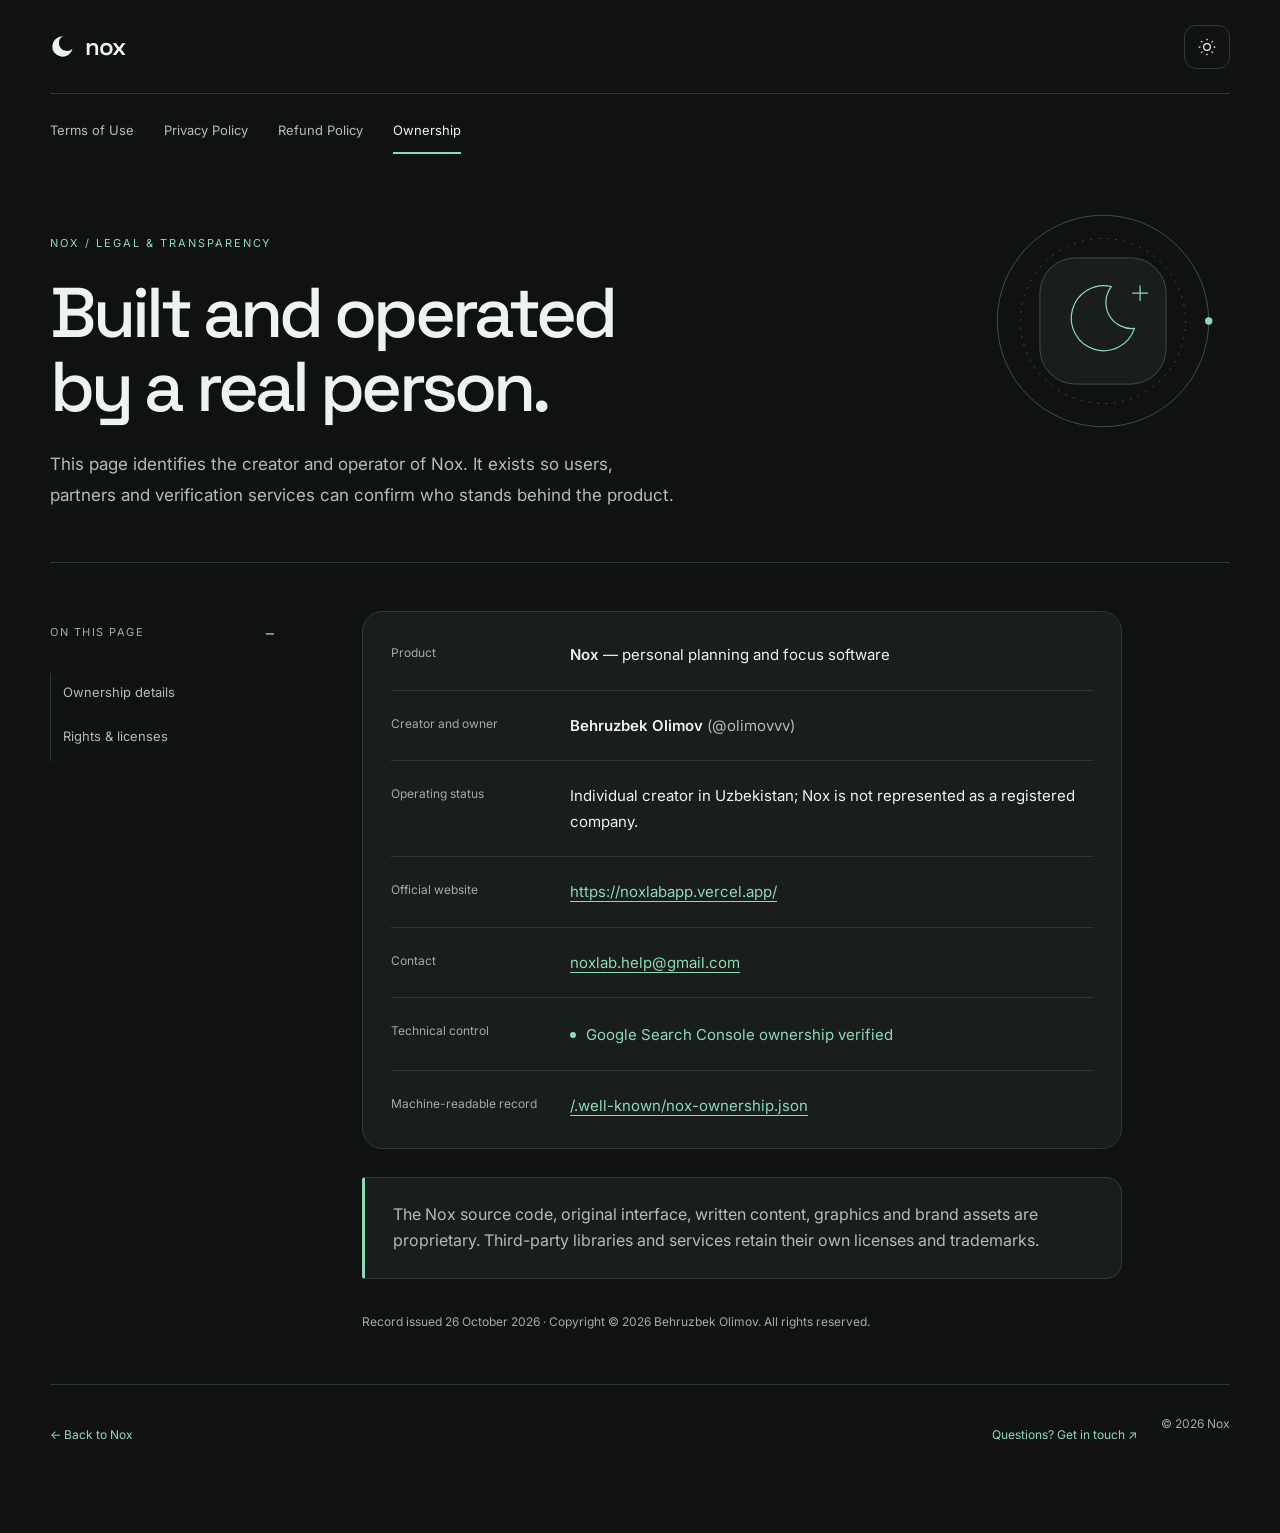
<file: Deployments/ownership.html>
<!doctype html>
<html lang="en">
<head>
  <meta charset="utf-8"/>
  <meta name="viewport" content="width=device-width,initial-scale=1,viewport-fit=cover"/>
  <title>Ownership — Nox</title>
  <meta name="description" content="Public ownership and authorship record for the Nox website and application."/>
  <meta name="author" content="Behruzbek Olimov"/>
  <meta name="copyright" content="Copyright © 2026 Behruzbek Olimov. All rights reserved."/>
  <link rel="canonical" href="https://noxlabapp.vercel.app/ownership"/>
  <link rel="icon" href="icon-192.png"/>
  <link rel="apple-touch-icon" href="apple-touch-icon.png"/>
  <link rel="preconnect" href="https://fonts.googleapis.com"/>
  <link rel="preconnect" href="https://fonts.gstatic.com" crossorigin/>
  <link href="https://fonts.googleapis.com/css2?family=Inter:wght@400;500;600&family=Space+Grotesk:wght@500;600&display=swap" rel="stylesheet"/>
  <script type="application/ld+json">{"@context":"https://schema.org","@type":"WebPage","name":"Nox ownership record","url":"https://noxlabapp.vercel.app/ownership","dateModified":"2026-10-26","about":{"@type":"SoftwareApplication","name":"Nox","url":"https://noxlabapp.vercel.app/"},"author":{"@type":"Person","name":"Behruzbek Olimov","alternateName":"olimovvv","email":"noxlab.help@gmail.com"},"copyrightHolder":{"@type":"Person","name":"Behruzbek Olimov"},"copyrightYear":2026}</script>
  <style>
    :root{color-scheme:dark;--bg:#0b0b0c;--card:#151617;--line:#292b2d;--text:#f4f5f4;--muted:#989d9a;--acc:#52d1a4}
    *{box-sizing:border-box}body{margin:0;background:radial-gradient(circle at 50% -20%,#17342a 0,transparent 36%),var(--bg);color:var(--text);font-family:Inter,system-ui,sans-serif;min-height:100vh}
    main{width:min(760px,calc(100% - 32px));margin:0 auto;padding:72px 0 52px}.brand{display:inline-flex;align-items:center;gap:9px;color:var(--text);text-decoration:none;font-family:"Space Grotesk",sans-serif;font-weight:600}.moon{width:22px;height:22px;border-radius:50%;background:#fff;box-shadow:7px -2px 0 0 var(--bg) inset}.eyebrow{margin-top:70px;color:var(--acc);font:600 12px/1 "Space Grotesk",sans-serif;letter-spacing:.13em;text-transform:uppercase}h1{font:600 clamp(42px,8vw,76px)/.98 "Space Grotesk",sans-serif;letter-spacing:-.055em;margin:18px 0 18px;max-width:700px}.lede{font-size:18px;line-height:1.65;color:#b8bdb9;max-width:650px}.card{margin-top:34px;border:1px solid var(--line);border-radius:24px;background:linear-gradient(180deg,#181a19,#121313);padding:8px 26px;box-shadow:0 24px 70px rgba(0,0,0,.28)}.row{display:grid;grid-template-columns:180px 1fr;gap:20px;padding:20px 0;border-bottom:1px solid var(--line)}.row:last-child{border:0}.label{font-size:13px;color:var(--muted)}.value{font-size:15px;line-height:1.55}.verified{display:inline-flex;align-items:center;gap:8px;color:#bdf7df}.dot{width:8px;height:8px;border-radius:50%;background:var(--acc);box-shadow:0 0 0 5px rgba(82,209,164,.1)}a{color:var(--acc)}.note{margin:28px 0 0;padding:18px 20px;border-left:2px solid var(--acc);background:rgba(82,209,164,.06);border-radius:0 14px 14px 0;color:#b6bbb8;line-height:1.6}.links{display:flex;flex-wrap:wrap;gap:18px;margin-top:38px}.links a{color:#b8bdb9;text-decoration:none;font-size:13px}.links a:hover{color:#fff}.stamp{margin-top:48px;color:#6f7471;font-size:12px}@media(max-width:600px){main{padding-top:32px}.eyebrow{margin-top:50px}.card{padding:4px 18px;border-radius:20px}.row{grid-template-columns:1fr;gap:7px;padding:17px 0}}
  </style>
<link rel="stylesheet" href="assets/legal.css">
</head>
<body>
<main>
  <a class="brand" href="/"><span class="moon" aria-hidden="true"></span><span>Nox</span></a>
  <div class="eyebrow">Public ownership record</div>
  <h1>Built and operated by a real person.</h1>
  <p class="lede">This page identifies the creator and operator of Nox. It exists so users, partners and verification services can confirm who stands behind the product.</p>
  <section class="card" aria-label="Nox ownership details">
    <div class="row"><div class="label">Product</div><div class="value"><strong>Nox</strong> — personal planning and focus software</div></div>
    <div class="row"><div class="label">Creator and owner</div><div class="value"><strong>Behruzbek Olimov</strong> <span style="color:var(--muted)">(@olimovvv)</span></div></div>
    <div class="row"><div class="label">Operating status</div><div class="value">Individual creator in Uzbekistan; Nox is not represented as a registered company.</div></div>
    <div class="row"><div class="label">Official website</div><div class="value"><a href="https://noxlabapp.vercel.app/">https://noxlabapp.vercel.app/</a></div></div>
    <div class="row"><div class="label">Contact</div><div class="value"><a href="mailto:noxlab.help@gmail.com">noxlab.help@gmail.com</a></div></div>
    <div class="row"><div class="label">Technical control</div><div class="value"><span class="verified"><span class="dot"></span>Google Search Console ownership verified</span></div></div>
    <div class="row"><div class="label">Machine-readable record</div><div class="value"><a href="/.well-known/nox-ownership.json">/.well-known/nox-ownership.json</a></div></div>
  </section>
  <p class="note">The Nox source code, original interface, written content, graphics and brand assets are proprietary. Third-party libraries and services retain their own licenses and trademarks.</p>
  <nav class="links" aria-label="Legal links"><a href="terms.html">Terms</a><a href="privacy.html">Privacy</a><a href="refund.html">Refunds</a><a href="/">Back to Nox</a></nav>
  <div class="stamp">Record issued 26 October 2026 · Copyright © 2026 Behruzbek Olimov. All rights reserved.</div>
</main>
<script src="assets/legal.js"></script>
</body>
</html>
</file>
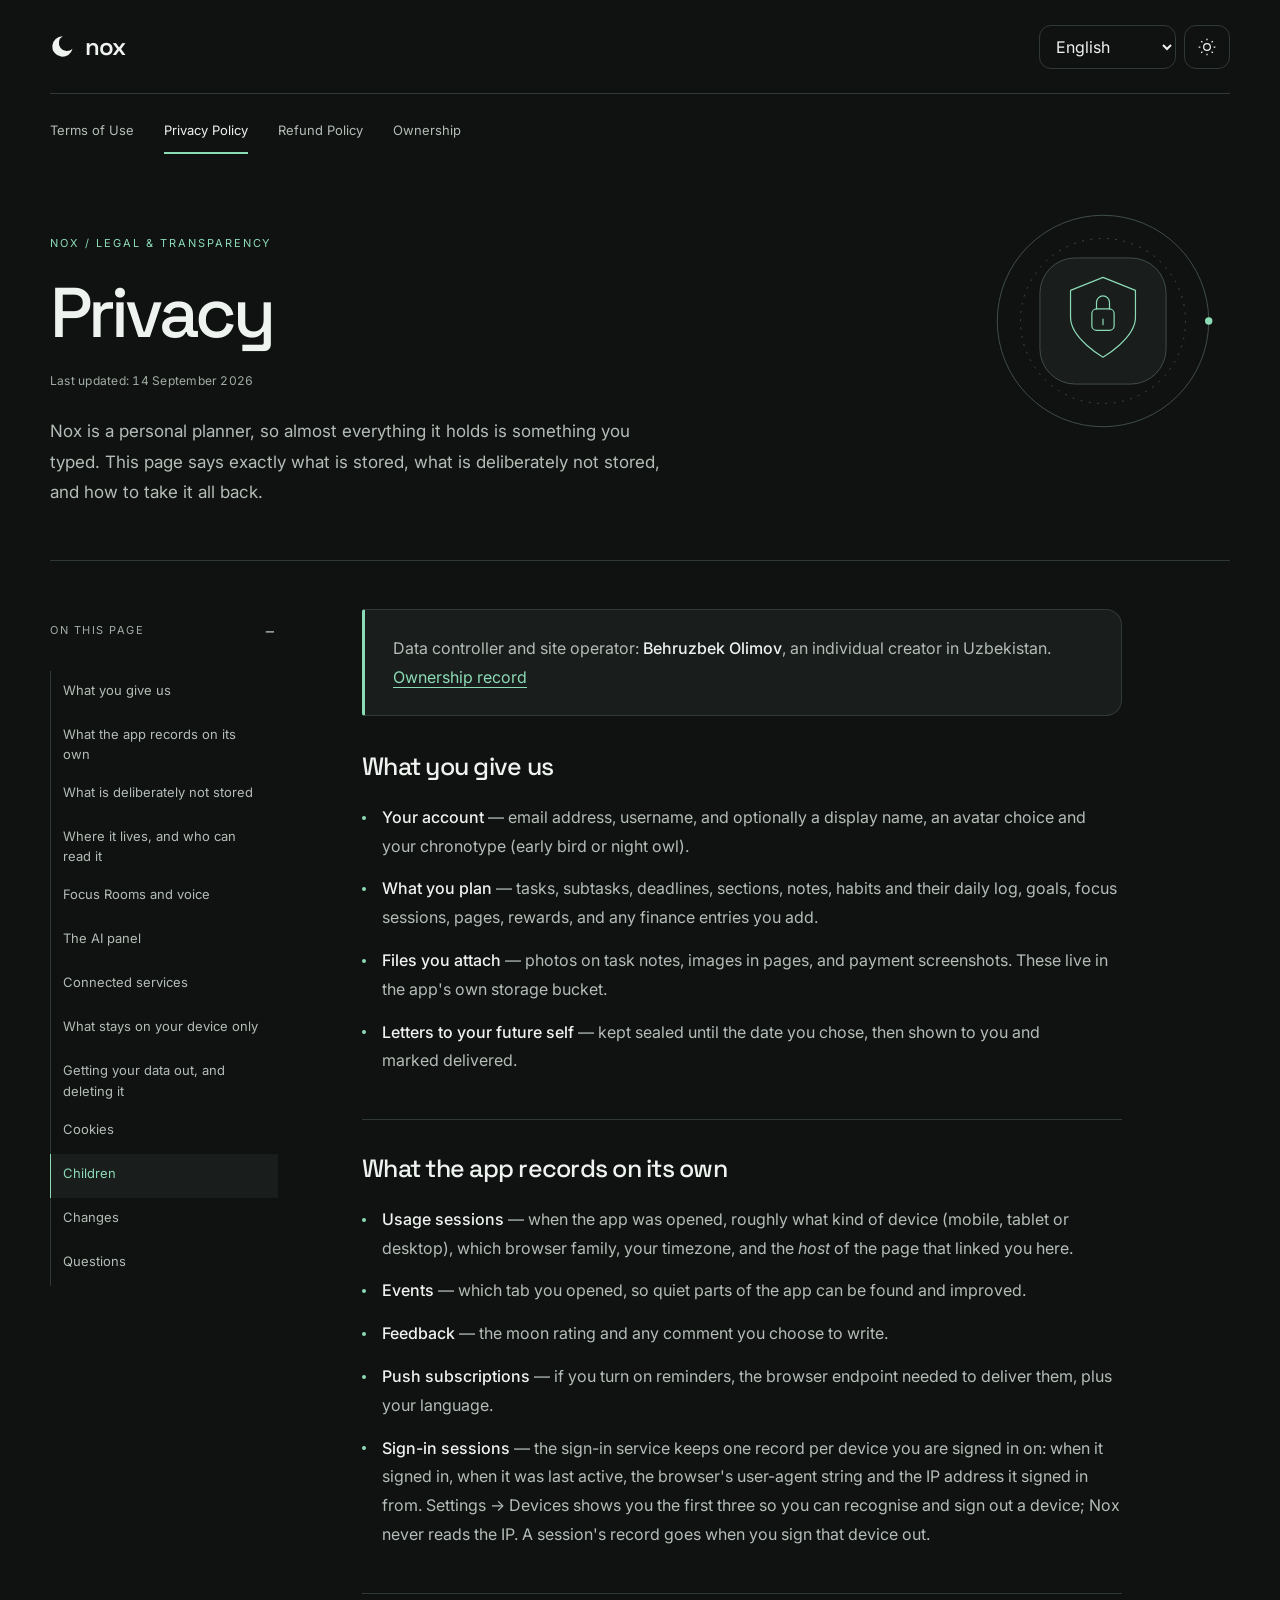
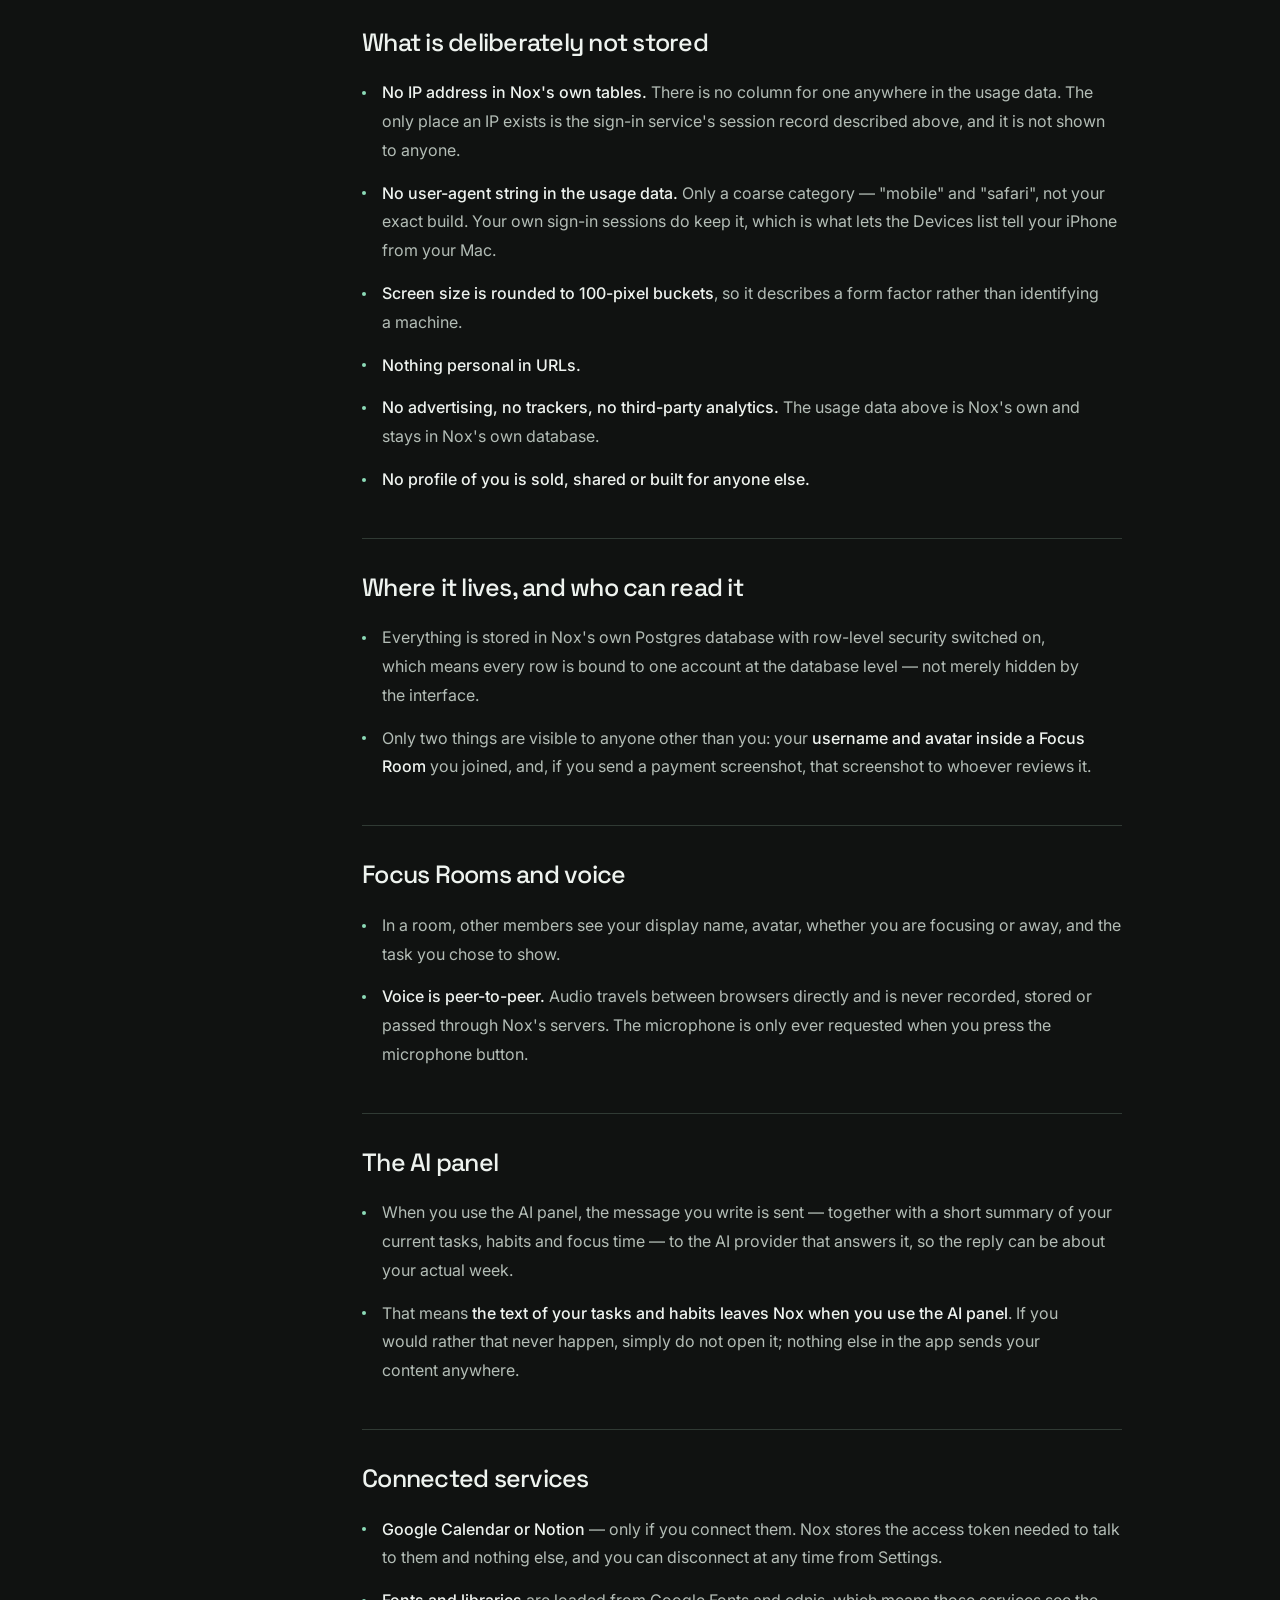
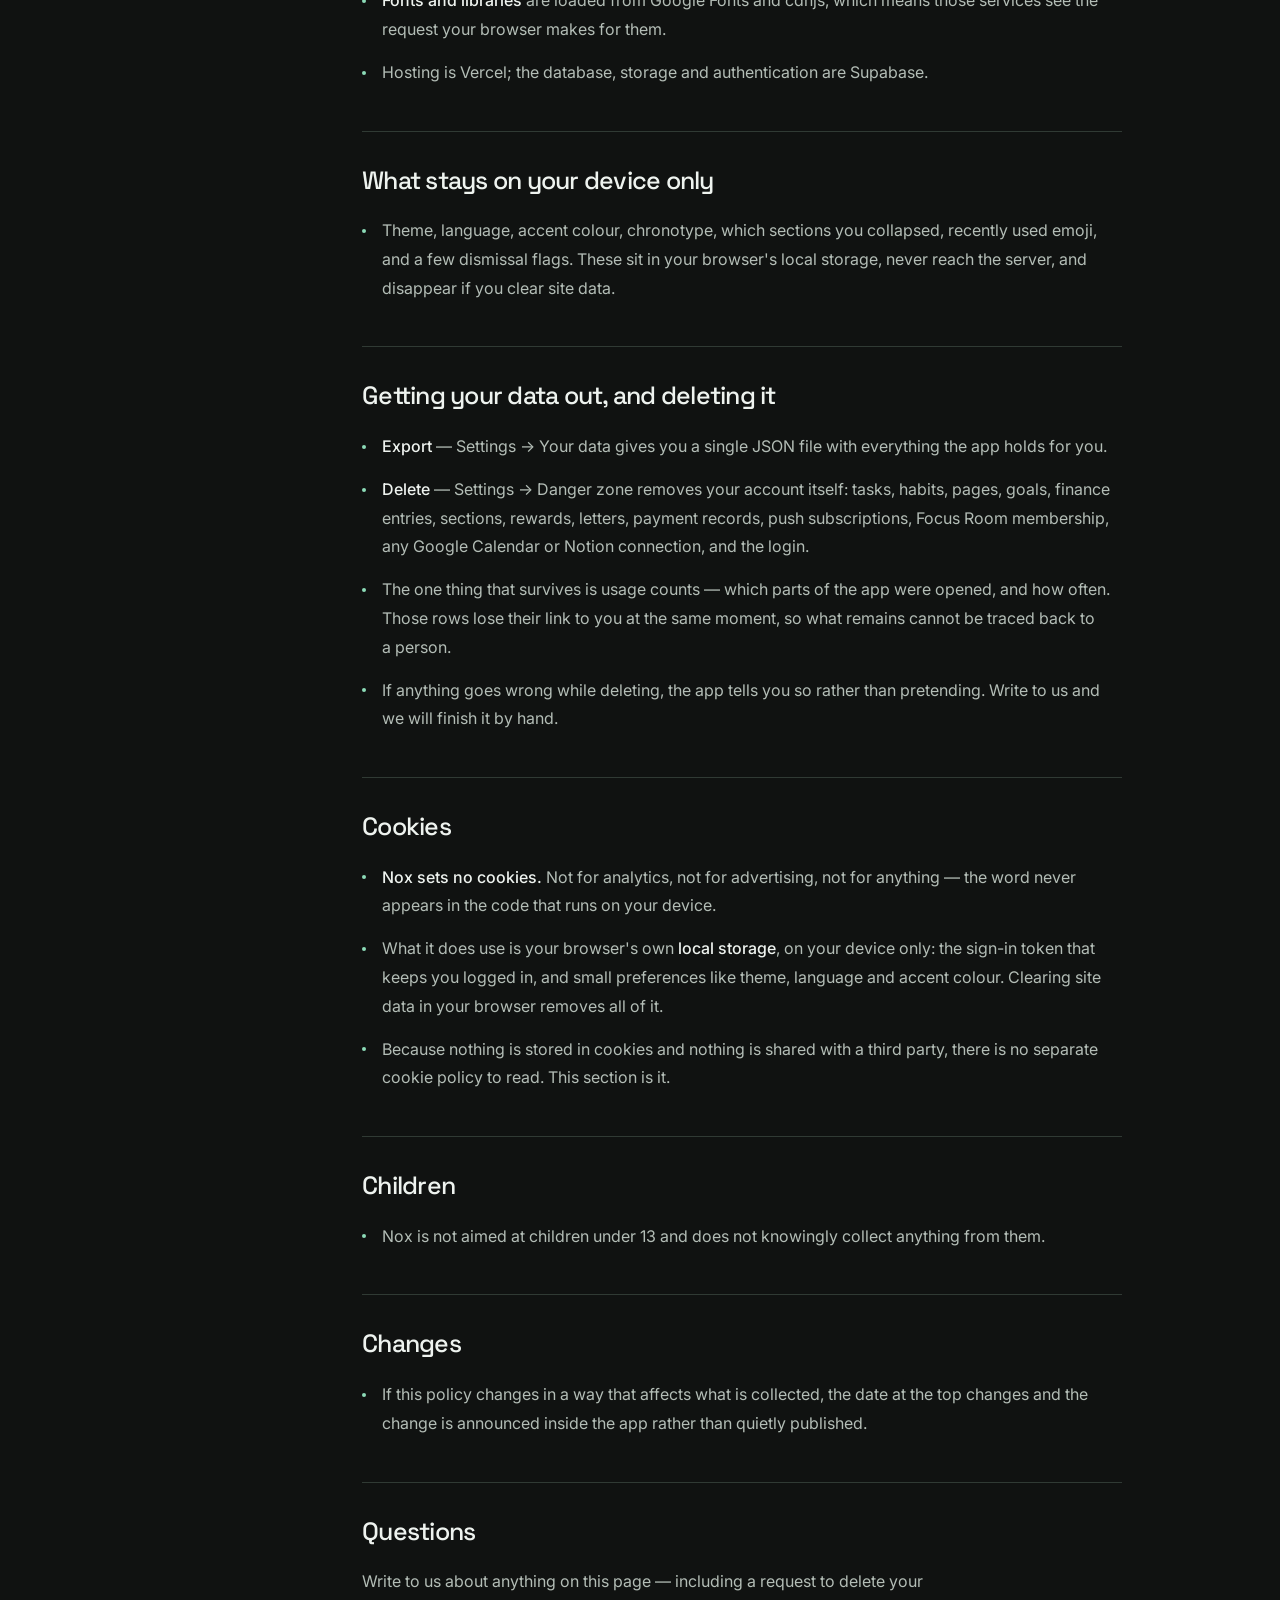
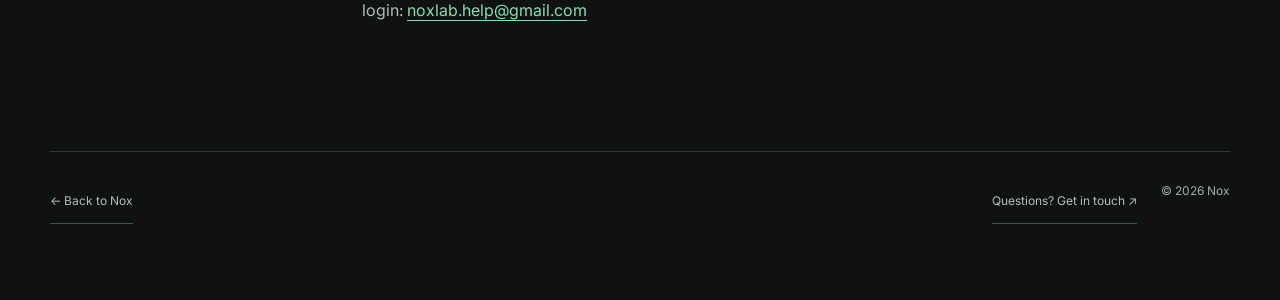
<file: Deployments/privacy.html>
<!doctype html>
<html lang="en">
<head>
<meta charset="utf-8"/>
<meta name="viewport" content="width=device-width,initial-scale=1"/>
<title>Privacy — Nox</title>
<meta name="description" content="What Nox stores, what it deliberately does not store, and how to get your data out or delete it."/>
<meta name="author" content="Behruzbek Olimov"/>
<meta name="copyright" content="Copyright © 2026 Behruzbek Olimov. All rights reserved."/>
<link rel="canonical" href="https://noxlabapp.vercel.app/privacy"/>
<link rel="icon" href="icon-192.png"/>
<link rel="apple-touch-icon" href="apple-touch-icon.png"/>
<link rel="preconnect" href="https://fonts.googleapis.com"><link rel="preconnect" href="https://fonts.gstatic.com" crossorigin>
<link href="https://fonts.googleapis.com/css2?family=Space+Grotesk:wght@400;500;700&family=Inter:wght@400;500&display=swap" rel="stylesheet">
<style>
:root{
  --bg:#0c0c0c;--s1:#141414;--s2:#1a1a1a;--bd:#232323;--bd2:#2c2c2c;
  --t1:#f0f0f0;--t2:#a8a8a8;--t-cap:#7d7d7d;--acc:#52D1A4;
}
html.light{
  --bg:#efe6d3;--s1:#f7f0e2;--s2:#f2e9d8;--bd:#ded2b8;--bd2:#d3c5a6;
  --t1:#231e13;--t2:#4a4234;--t-cap:#6e644e;--acc:#147150;
}
*{box-sizing:border-box;margin:0;padding:0;}
body{
  background:var(--bg);color:var(--t1);
  font-family:'Inter',system-ui,sans-serif;font-size:15px;line-height:1.72;
  -webkit-font-smoothing:antialiased;-moz-osx-font-smoothing:grayscale;
  padding:0 22px 90px;
}
.wrap{max-width:720px;margin:0 auto;}
nav{
  display:flex;align-items:center;justify-content:space-between;gap:14px;
  padding:22px 0;border-bottom:.5px solid var(--bd);flex-wrap:wrap;
}
.brand{display:flex;align-items:center;gap:9px;text-decoration:none;color:var(--t1);}
.brand span{font-family:'Space Grotesk',sans-serif;font-size:17px;font-weight:500;letter-spacing:-.01em;}
.ctrl{display:flex;gap:6px;align-items:center;}
.ctrl button{
  background:var(--s1);border:.5px solid var(--bd2);color:var(--t2);
  font-family:'Inter',sans-serif;font-size:11.5px;padding:6px 10px;border-radius:8px;cursor:pointer;
  transition:color .18s ease,border-color .18s ease,background-color .18s ease;
}
.ctrl button:hover{color:var(--t1);}
.ctrl button.on{color:var(--acc);border-color:var(--acc);}
header{padding:52px 0 30px;}
h1{font-family:'Space Grotesk',sans-serif;font-size:clamp(32px,6vw,46px);font-weight:700;line-height:1.05;letter-spacing:-.025em;text-wrap:balance;}
.upd{font-size:12px;color:var(--t-cap);margin-top:12px;font-variant-numeric:tabular-nums;}
.lede{font-size:16.5px;color:var(--t2);margin-top:18px;max-width:58ch;text-wrap:pretty;}
h2{
  font-family:'Space Grotesk',sans-serif;font-size:20px;font-weight:500;
  letter-spacing:-.012em;margin:42px 0 12px;text-wrap:balance;
}
p{margin-bottom:14px;color:var(--t2);text-wrap:pretty;}
p strong,li strong{color:var(--t1);font-weight:500;}
ul{margin:0 0 16px 0;padding-left:0;list-style:none;}
li{
  position:relative;padding-left:18px;margin-bottom:9px;color:var(--t2);text-wrap:pretty;
}
li::before{content:"";position:absolute;left:2px;top:.72em;width:5px;height:5px;border-radius:50%;background:var(--bd2);}
.callout{
  background:var(--s1);border:.5px solid var(--bd2);border-left:2px solid var(--acc);
  border-radius:0 10px 10px 0;padding:16px 18px;margin:18px 0;
}
.callout p:last-child{margin-bottom:0;}
.todo{border-left-color:#e0a33a;}
footer{margin-top:56px;padding-top:22px;border-top:.5px solid var(--bd);font-size:12.5px;color:var(--t-cap);}
footer a{color:var(--t2);text-decoration:none;border-bottom:.5px solid var(--bd2);}
footer a:hover{color:var(--acc);border-bottom-color:var(--acc);}
a:focus-visible,button:focus-visible{outline:2px solid var(--acc);outline-offset:2px;}
@media (prefers-reduced-motion:reduce){*{transition:none!important;}}
</style>
<link rel="stylesheet" href="assets/legal.css">
</head>
<body>
<div class="wrap">
  <nav>
    <a class="brand" href="/">
      <svg width="20" height="20" viewBox="0 0 22 22" aria-hidden="true"><path d="M11.19 2A9 9 0 1 0 19.8 12.9 7 7 0 1 1 11.19 2Z" fill="var(--t1)"/></svg>
      <span>nox</span>
    </a>
    <div class="ctrl">
      <button id="l-en" onclick="setL('en')">EN</button>
      <button id="l-uz" onclick="setL('uz')">UZ</button>
      <button id="l-ru" onclick="setL('ru')">RU</button>
      <button id="thm" onclick="setT()" aria-label="Theme">☀︎</button>
    </div>
  </nav>
  <main id="doc"></main>
  <footer>
    <a href="/">&larr; <span id="back">back to Nox</span></a>
    &nbsp;·&nbsp; <a href="terms.html">Terms</a>
    &nbsp;·&nbsp; <a href="refund.html">Refunds</a>
    &nbsp;·&nbsp; <a href="ownership.html">Ownership</a>
  </footer>
</div>

<script>
// ⚠️ SET THIS BEFORE DEPLOYING — a privacy policy needs a real address people can write to.
const CONTACT_EMAIL = "noxlab.help@gmail.com";

const DOC = {
en:{
  back:"back to Nox",
  title:"Privacy",
  upd:"Last updated: 14 September 2026",
  lede:"Nox is a personal planner, so almost everything it holds is something you typed. This page says exactly what is stored, what is deliberately not stored, and how to take it all back.",
  s:[
    ["What you give us",[
      "<strong>Your account</strong> — email address, username, and optionally a display name, an avatar choice and your chronotype (early bird or night owl).",
      "<strong>What you plan</strong> — tasks, subtasks, deadlines, sections, notes, habits and their daily log, goals, focus sessions, pages, rewards, and any finance entries you add.",
      "<strong>Files you attach</strong> — photos on task notes, images in pages, and payment screenshots. These live in the app's own storage bucket.",
      "<strong>Letters to your future self</strong> — kept sealed until the date you chose, then shown to you and marked delivered."
    ]],
    ["What the app records on its own",[
      "<strong>Usage sessions</strong> — when the app was opened, roughly what kind of device (mobile, tablet or desktop), which browser family, your timezone, and the <em>host</em> of the page that linked you here.",
      "<strong>Events</strong> — which tab you opened, so quiet parts of the app can be found and improved.",
      "<strong>Feedback</strong> — the moon rating and any comment you choose to write.",
      "<strong>Push subscriptions</strong> — if you turn on reminders, the browser endpoint needed to deliver them, plus your language.",
      "<strong>Sign-in sessions</strong> — the sign-in service keeps one record per device you are signed in on: when it signed in, when it was last active, the browser's user-agent string and the IP address it signed in from. Settings → Devices shows you the first three so you can recognise and sign out a device; Nox never reads the IP. A session's record goes when you sign that device out."
    ]],
    ["What is deliberately not stored",[
      "<strong>No IP address in Nox's own tables.</strong> There is no column for one anywhere in the usage data. The only place an IP exists is the sign-in service's session record described above, and it is not shown to anyone.",
      "<strong>No user-agent string in the usage data.</strong> Only a coarse category — \"mobile\" and \"safari\", not your exact build. Your own sign-in sessions do keep it, which is what lets the Devices list tell your iPhone from your Mac.",
      "<strong>Screen size is rounded to 100-pixel buckets</strong>, so it describes a form factor rather than identifying a machine.",
      "<strong>Nothing personal in URLs.</strong>",
      "<strong>No advertising, no trackers, no third-party analytics.</strong> The usage data above is Nox's own and stays in Nox's own database.",
      "<strong>No profile of you is sold, shared or built for anyone else.</strong>"
    ]],
    ["Where it lives, and who can read it",[
      "Everything is stored in Nox's own Postgres database with row-level security switched on, which means every row is bound to one account at the database level — not merely hidden by the interface.",
      "Only two things are visible to anyone other than you: your <strong>username and avatar inside a Focus Room</strong> you joined, and, if you send a payment screenshot, that screenshot to whoever reviews it."
    ]],
    ["Focus Rooms and voice",[
      "In a room, other members see your display name, avatar, whether you are focusing or away, and the task you chose to show.",
      "<strong>Voice is peer-to-peer.</strong> Audio travels between browsers directly and is never recorded, stored or passed through Nox's servers. The microphone is only ever requested when you press the microphone button."
    ]],
    ["The AI panel",[
      "When you use the AI panel, the message you write is sent — together with a short summary of your current tasks, habits and focus time — to the AI provider that answers it, so the reply can be about your actual week.",
      "That means <strong>the text of your tasks and habits leaves Nox when you use the AI panel</strong>. If you would rather that never happen, simply do not open it; nothing else in the app sends your content anywhere."
    ]],
    ["Connected services",[
      "<strong>Google Calendar or Notion</strong> — only if you connect them. Nox stores the access token needed to talk to them and nothing else, and you can disconnect at any time from Settings.",
      "<strong>Fonts and libraries</strong> are loaded from Google Fonts and cdnjs, which means those services see the request your browser makes for them.",
      "Hosting is Vercel; the database, storage and authentication are Supabase."
    ]],
    ["What stays on your device only",[
      "Theme, language, accent colour, chronotype, which sections you collapsed, recently used emoji, and a few dismissal flags. These sit in your browser's local storage, never reach the server, and disappear if you clear site data."
    ]],
    ["Getting your data out, and deleting it",[
      "<strong>Export</strong> — Settings → Your data gives you a single JSON file with everything the app holds for you.",
      "<strong>Delete</strong> — Settings → Danger zone removes your account itself: tasks, habits, pages, goals, finance entries, sections, rewards, letters, payment records, push subscriptions, Focus Room membership, any Google Calendar or Notion connection, and the login.",
      "The one thing that survives is usage counts — which parts of the app were opened, and how often. Those rows lose their link to you at the same moment, so what remains cannot be traced back to a person.",
      "If anything goes wrong while deleting, the app tells you so rather than pretending. Write to us and we will finish it by hand."
    ]],
    ["Cookies",[
      "<strong>Nox sets no cookies.</strong> Not for analytics, not for advertising, not for anything — the word never appears in the code that runs on your device.",
      "What it does use is your browser's own <strong>local storage</strong>, on your device only: the sign-in token that keeps you logged in, and small preferences like theme, language and accent colour. Clearing site data in your browser removes all of it.",
      "Because nothing is stored in cookies and nothing is shared with a third party, there is no separate cookie policy to read. This section is it."
    ]],
    ["Children",[
      "Nox is not aimed at children under 13 and does not knowingly collect anything from them."
    ]],
    ["Changes",[
      "If this policy changes in a way that affects what is collected, the date at the top changes and the change is announced inside the app rather than quietly published."
    ]]
  ],
  contact_h:"Questions",
  contact_p:"Write to us about anything on this page — including a request to delete your login:",
  contact_todo:"⚠️ Contact address not set yet. Add it in privacy.html (CONTACT_EMAIL) before this page goes live."
},
uz:{
  back:"Nox'ga qaytish",
  title:"Maxfiylik",
  upd:"Oxirgi yangilanish: 2026-yil 14-sentabr",
  lede:"Nox — shaxsiy rejalashtiruvchi, ya'ni undagi deyarli hamma narsani siz o'zingiz yozgansiz. Bu sahifa nima saqlanishini, nima ataylab saqlanmasligini va hammasini qanday qaytarib olishni aytadi.",
  s:[
    ["Siz beradigan ma'lumot",[
      "<strong>Akkauntingiz</strong> — email, username, hamda ixtiyoriy ravishda ism, avatar tanlovi va xronotipingiz (erta turuvchi yoki tungi).",
      "<strong>Rejalaringiz</strong> — vazifalar, ichki qadamlar, muddatlar, bo'limlar, eslatmalar, odatlar va ularning kunlik jurnali, maqsadlar, fokus sessiyalari, sahifalar, mukofotlar va kiritsangiz moliya yozuvlari.",
      "<strong>Biriktirgan fayllaringiz</strong> — vazifa eslatmasidagi rasmlar, sahifalardagi tasvirlar va to'lov skrinshotlari. Ular ilovaning o'z omborida turadi.",
      "<strong>Kelajakdagi o'zingizga xatlar</strong> — siz tanlagan sanagacha muhrlangan holda saqlanadi, keyin sizga ko'rsatiladi."
    ]],
    ["Ilova o'zi yozib oladigan ma'lumot",[
      "<strong>Sessiyalar</strong> — ilova qachon ochilgani, qurilma turi (telefon, planshet yoki kompyuter), brauzer oilasi, vaqt mintaqangiz va sizni bu yerga olib kelgan sahifaning <em>hosti</em>.",
      "<strong>Hodisalar</strong> — qaysi tabni ochganingiz; bu ilovaning kam ishlatiladigan joylarini topib yaxshilash uchun.",
      "<strong>Fikr-mulohaza</strong> — oy bahosi va yozsangiz izoh.",
      "<strong>Push obunalari</strong> — eslatmalarni yoqsangiz, ularni yetkazish uchun kerak bo'lgan brauzer manzili va tilingiz.",
      "<strong>Kirish sessiyalari</strong> — kirish xizmati siz kirgan har bir qurilma uchun bitta yozuv saqlaydi: qachon kirilgani, oxirgi faollik vaqti, brauzerning user-agent satri va kirilgan IP manzil. Sozlamalar → Qurilmalar sizga dastlabki uchtasini ko'rsatadi — qurilmani tanib, undan chiqish uchun; Nox IP manzilni hech qachon o'qimaydi. Qurilmadan chiqsangiz, uning yozuvi ham yo'qoladi."
    ]],
    ["Ataylab saqlanmaydigan narsalar",[
      "<strong>Nox'ning o'z jadvallarida IP manzil yo'q.</strong> Foydalanish ma'lumotlarida uning uchun ustun umuman mavjud emas. IP faqat yuqorida aytilgan kirish xizmatining sessiya yozuvida bor va u hech kimga ko'rsatilmaydi.",
      "<strong>Foydalanish ma'lumotlarida user-agent satri yo'q.</strong> Faqat qo'pol turkum — \"mobil\" va \"safari\", aniq versiyangiz emas. O'z kirish sessiyalaringizda esa u saqlanadi — Qurilmalar ro'yxati iPhone'ni Mac'dan aynan shu orqali ajratadi.",
      "<strong>Ekran o'lchami 100 piksellik bo'laklarga yaxlitlanadi</strong>, ya'ni u qurilma shaklini bildiradi, mashinani emas.",
      "<strong>URL manzillarda shaxsiy hech narsa yo'q.</strong>",
      "<strong>Reklama, treker, uchinchi tomon analitikasi — yo'q.</strong> Yuqoridagi ma'lumot Nox'niki va Nox'ning o'z bazasida qoladi.",
      "<strong>Sizning profilingiz sotilmaydi, ulashilmaydi va kimdir uchun tuzilmaydi.</strong>"
    ]],
    ["Qayerda turadi va kim ko'ra oladi",[
      "Hammasi Nox'ning o'z Postgres bazasida, row-level security yoqilgan holda saqlanadi — ya'ni har bir qator baza darajasida bitta akkauntga bog'langan, shunchaki interfeysda yashirilgan emas.",
      "Sizdan boshqa kimgadir ko'rinadigan atigi ikki narsa bor: <strong>siz qo'shilgan Focus Room ichidagi username va avataringiz</strong>, va to'lov skrinshoti yuborsangiz — uni ko'rib chiqadigan odam uchun o'sha skrinshot."
    ]],
    ["Focus Rooms va ovoz",[
      "Xonada boshqa a'zolar sizning ismingiz, avataringiz, fokusdami yoki yo'qligingiz va o'zingiz ko'rsatishni tanlagan vazifani ko'radi.",
      "<strong>Ovoz to'g'ridan-to'g'ri qurilmalar orasida yuradi.</strong> U yozib olinmaydi, saqlanmaydi va Nox serverlaridan o'tmaydi. Mikrofon faqat siz mikrofon tugmasini bosganingizda so'raladi."
    ]],
    ["AI paneli",[
      "AI panelidan foydalanganingizda yozgan xabaringiz — joriy vazifalaringiz, odatlaringiz va fokus vaqtingizning qisqa xulosasi bilan birga — javob beruvchi AI provayderiga yuboriladi, toki javob haqiqiy haftangiz haqida bo'lsin.",
      "Ya'ni <strong>AI panelidan foydalansangiz vazifa va odatlaringiz matni Nox'dan tashqariga chiqadi</strong>. Buni istamasangiz — panelni ochmang; ilovadagi boshqa hech narsa mazmuningizni hech qayerga yubormaydi."
    ]],
    ["Ulangan xizmatlar",[
      "<strong>Google Calendar yoki Notion</strong> — faqat o'zingiz ulasangiz. Nox ular bilan gaplashish uchun kerak bo'lgan tokendan boshqa hech narsa saqlamaydi, va istalgan payt Sozlamalardan uzib qo'yasiz.",
      "<strong>Shrift va kutubxonalar</strong> Google Fonts va cdnjs'dan yuklanadi — demak bu xizmatlar brauzeringizning so'rovini ko'radi.",
      "Hosting — Vercel; baza, ombor va autentifikatsiya — Supabase."
    ]],
    ["Faqat qurilmangizda qoladigan narsalar",[
      "Tema, til, asosiy rang, xronotip, qaysi bo'limlarni yopganingiz, oxirgi ishlatilgan emojilar va bir nechta \"ko'rsatilgan\" belgilari. Ular brauzeringizning local storage'ida turadi, serverga chiqmaydi va sayt ma'lumotlarini tozalasangiz yo'qoladi."
    ]],
    ["Ma'lumotni olib chiqish va o'chirish",[
      "<strong>Eksport</strong> — Sozlamalar → Ma'lumotlaringiz bo'limi bitta JSON faylda hamma narsani beradi.",
      "<strong>O'chirish</strong> — Sozlamalar → Xavfli zona akkauntingizning o'zini o'chiradi: vazifalar, odatlar, sahifalar, maqsadlar, moliya yozuvlari, bo'limlar, mukofotlar, xatlar, to'lov yozuvlari, push obunalari, Focus Room a'zoligi, Google Calendar yoki Notion ulanishi va login.",
      "Faqat bitta narsa qoladi — ilovaning qaysi qismi necha marta ochilgani. O'sha qatorlar aynan o'sha payt siz bilan bog'liqligini yo'qotadi, ya'ni qolgani hech kimga qaytarib bog'lanmaydi.",
      "O'chirish paytida biror narsa noto'g'ri ketsa, ilova buni yashirmay aytadi. Bizga yozing — qo'lda oxiriga yetkazamiz."
    ]],
    ["Cookie'lar",[
      "<strong>Nox hech qanday cookie qo'ymaydi.</strong> Na statistika, na reklama, na boshqa narsa uchun — bu so'z qurilmangizda ishlaydigan kodda umuman uchramaydi.",
      "Uning o'rniga brauzeringizning <strong>local storage</strong>'i ishlatiladi, faqat sizning qurilmangizda: tizimda qolishingiz uchun kirish tokeni va tema, til, asosiy rang kabi kichik sozlamalar. Brauzerda sayt ma'lumotlarini tozalasangiz, hammasi o'chadi.",
      "Cookie'da hech narsa saqlanmagani va uchinchi tomonga hech narsa berilmagani uchun alohida cookie siyosati ham kerak emas. Shu bo'limning o'zi yetarli."
    ]],
    ["Bolalar",[
      "Nox 13 yoshdan kichik bolalar uchun mo'ljallanmagan va ulardan bila turib hech qanday ma'lumot yig'maydi."
    ]],
    ["O'zgarishlar",[
      "Agar bu siyosat yig'iladigan ma'lumotga ta'sir qiladigan darajada o'zgarsa, yuqoridagi sana yangilanadi va o'zgarish jimgina e'lon qilinmay, ilova ichida aytiladi."
    ]]
  ],
  contact_h:"Savollar",
  contact_p:"Bu sahifadagi istalgan narsa bo'yicha yozing — login o'chirish so'rovi ham shu yerga:",
  contact_todo:"⚠️ Aloqa manzili hali qo'yilmagan. Sahifa jonli bo'lishidan oldin privacy.html ichidagi CONTACT_EMAIL ni to'ldiring."
},
ru:{
  back:"назад в Nox",
  title:"Конфиденциальность",
  upd:"Обновлено: 14 сентября 2026",
  lede:"Nox — личный планировщик, поэтому почти всё, что в нём есть, вы написали сами. Эта страница говорит, что именно хранится, что намеренно не хранится и как всё забрать обратно.",
  s:[
    ["Что даёте вы",[
      "<strong>Аккаунт</strong> — email, имя пользователя, а также по желанию отображаемое имя, аватар и хронотип (жаворонок или сова).",
      "<strong>Ваши планы</strong> — задачи, подзадачи, сроки, разделы, заметки, привычки и их журнал, цели, сессии фокуса, страницы, награды и финансовые записи, если вы их добавляете.",
      "<strong>Прикреплённые файлы</strong> — фото в заметках к задачам, изображения на страницах и скриншоты оплаты. Они лежат в собственном хранилище приложения.",
      "<strong>Письма себе в будущее</strong> — хранятся запечатанными до выбранной вами даты."
    ]],
    ["Что приложение записывает само",[
      "<strong>Сессии</strong> — когда приложение открывали, примерный тип устройства (телефон, планшет или компьютер), семейство браузера, ваш часовой пояс и <em>хост</em> страницы, с которой вы пришли.",
      "<strong>События</strong> — какую вкладку вы открыли, чтобы находить и улучшать редко используемые части.",
      "<strong>Отзывы</strong> — лунная оценка и комментарий, если вы его напишете.",
      "<strong>Push-подписки</strong> — если вы включите напоминания: адрес браузера, нужный для доставки, и язык.",
      "<strong>Сессии входа</strong> — сервис входа хранит одну запись на каждое устройство, где выполнен вход: когда вошли, когда устройство было активно в последний раз, строку user-agent браузера и IP-адрес, с которого выполнен вход. Настройки → Устройства показывают первые три, чтобы узнать устройство и выйти с него; Nox никогда не читает IP. Запись сессии исчезает, когда вы выходите с этого устройства."
    ]],
    ["Что намеренно не хранится",[
      "<strong>Никаких IP-адресов в собственных таблицах Nox.</strong> В данных об использовании для них попросту нет столбца. IP существует только в записи сессии входа, описанной выше, и никому не показывается.",
      "<strong>Никакой строки user-agent в данных об использовании.</strong> Только грубая категория — «мобильный» и «safari», а не точная сборка. В ваших собственных сессиях входа она есть — именно по ней список Устройств отличает iPhone от Mac.",
      "<strong>Размер экрана округляется до 100 пикселей</strong> — он описывает форм-фактор, а не опознаёт устройство.",
      "<strong>Ничего личного в URL.</strong>",
      "<strong>Ни рекламы, ни трекеров, ни сторонней аналитики.</strong> Данные выше принадлежат Nox и остаются в его собственной базе.",
      "<strong>Ваш профиль не продаётся, не передаётся и ни для кого не составляется.</strong>"
    ]],
    ["Где это лежит и кто может прочитать",[
      "Всё хранится в собственной базе Postgres с включённым row-level security: каждая строка привязана к одному аккаунту на уровне базы, а не просто спрятана в интерфейсе.",
      "Кому-то кроме вас видно ровно две вещи: <strong>ваше имя и аватар внутри Focus Room</strong>, куда вы вошли, и — если вы отправили скриншот оплаты — этот скриншот тому, кто его проверяет."
    ]],
    ["Focus Rooms и голос",[
      "В комнате участники видят ваше имя, аватар, фокусируетесь вы или отошли, и задачу, которую вы решили показать.",
      "<strong>Голос идёт напрямую между браузерами.</strong> Он не записывается, не хранится и не проходит через серверы Nox. Микрофон запрашивается только когда вы нажимаете кнопку микрофона."
    ]],
    ["Панель AI",[
      "Когда вы пользуетесь панелью AI, ваше сообщение — вместе с кратким описанием текущих задач, привычек и времени фокуса — отправляется провайдеру AI, который на него отвечает, чтобы ответ был про вашу реальную неделю.",
      "Это значит, что <strong>текст ваших задач и привычек покидает Nox при использовании панели AI</strong>. Если этого не нужно — просто не открывайте её; ничто другое в приложении не отправляет ваш контент наружу."
    ]],
    ["Подключённые сервисы",[
      "<strong>Google Calendar или Notion</strong> — только если вы их подключите. Nox хранит лишь токен доступа, и вы можете отключить их в Настройках в любой момент.",
      "<strong>Шрифты и библиотеки</strong> загружаются с Google Fonts и cdnjs — эти сервисы видят запрос вашего браузера.",
      "Хостинг — Vercel; база, хранилище и аутентификация — Supabase."
    ]],
    ["Что остаётся только на вашем устройстве",[
      "Тема, язык, акцентный цвет, хронотип, свёрнутые разделы, недавние эмодзи и несколько отметок «показано». Это лежит в local storage браузера, не уходит на сервер и исчезает при очистке данных сайта."
    ]],
    ["Как забрать данные и удалить их",[
      "<strong>Экспорт</strong> — Настройки → Ваши данные: один JSON-файл со всем, что хранит приложение.",
      "<strong>Удаление</strong> — Настройки → Опасная зона удаляет сам аккаунт: задачи, привычки, страницы, цели, финансы, разделы, награды, письма, записи об оплате, push-подписки, участие в Focus Room, подключение Google Calendar или Notion и логин.",
      "Остаётся одно — счётчики того, какие части приложения открывали и как часто. Эти записи в тот же момент теряют связь с вами, так что оставшееся ни к кому не ведёт.",
      "Если при удалении что-то пойдёт не так, приложение скажет об этом прямо. Напишите нам — доведём до конца вручную."
    ]],
    ["Файлы cookie",[
      "<strong>Nox не ставит никаких cookie.</strong> Ни для аналитики, ни для рекламы, ни для чего ещё — этого слова нет в коде, который работает на вашем устройстве.",
      "Вместо этого используется <strong>local storage</strong> браузера, только на вашем устройстве: токен входа, чтобы вы оставались в системе, и небольшие настройки вроде темы, языка и акцентного цвета. Очистка данных сайта в браузере удаляет всё это.",
      "Поскольку в cookie ничего не хранится и ничего не передаётся третьим лицам, отдельная политика cookie не нужна. Этот раздел её заменяет."
    ]],
    ["Дети",[
      "Nox не предназначен для детей младше 13 лет и осознанно ничего у них не собирает."
    ]],
    ["Изменения",[
      "Если политика изменится так, что это затронет собираемые данные, дата вверху обновится, а об изменении скажут внутри приложения, а не опубликуют тихо."
    ]]
  ],
  contact_h:"Вопросы",
  contact_p:"Пишите по любому пункту этой страницы — включая просьбу удалить логин:",
  contact_todo:"⚠️ Контактный адрес ещё не задан. Заполните CONTACT_EMAIL в privacy.html до публикации."
}
};

let L = (localStorage.getItem("nox_lang") || "en");
if(!DOC[L]) L = "en";

const OWNER_INFO = {
  en: "Data controller and site operator: <strong>Behruzbek Olimov</strong>, an individual creator in Uzbekistan.",
  uz: "Ma’lumotlar nazoratchisi va sayt operatori: O‘zbekistondagi jismoniy shaxs — <strong>Behruzbek Olimov</strong>.",
  ru: "Оператор сайта и контролёр данных: <strong>Behruzbek Olimov</strong>, частное лицо в Узбекистане."
};

function render(){
  const d = DOC[L];
  document.documentElement.lang = L;
  document.title = d.title + " — Nox";
  document.getElementById("back").textContent = d.back;
  ["en","uz","ru"].forEach(x => document.getElementById("l-"+x).classList.toggle("on", x === L));
  const contact = CONTACT_EMAIL
    ? '<p>' + d.contact_p + ' <a href="mailto:' + CONTACT_EMAIL + '" style="color:var(--acc);">' + CONTACT_EMAIL + '</a></p>'
    : '<div class="callout todo"><p>' + d.contact_todo + '</p></div>';
  document.getElementById("doc").innerHTML =
    '<header><h1>' + d.title + '</h1><div class="upd">' + d.upd + '</div>'
    + '<p class="lede">' + d.lede + '</p></header>'
    + '<div class="callout"><p>' + OWNER_INFO[L] + ' <a href="ownership.html">Ownership record</a></p></div>'
    + d.s.map(sec =>
        '<h2>' + sec[0] + '</h2><ul>' + sec[1].map(li => '<li>' + li + '</li>').join("") + '</ul>'
      ).join("")
    + '<h2>' + d.contact_h + '</h2>' + contact;
}
function setL(x){ L = x; try{ localStorage.setItem("nox_lang", x); }catch(e){} render(); }
function setT(){
  const light = document.documentElement.classList.toggle("light");
  document.body.classList.toggle("light", light);
  try{ localStorage.setItem("nox_theme", light ? "light" : "dark"); }catch(e){}
  document.getElementById("thm").textContent = light ? "☾" : "☀︎";
}
(function(){
  let saved = null;
  try{ saved = localStorage.getItem("nox_theme"); }catch(e){}
  if(saved === "light"){
    document.documentElement.classList.add("light");
    document.body.classList.add("light");
    document.getElementById("thm").textContent = "☾";
  }
  render();
})();
</script>


<script src="assets/legal.js"></script>
</body>
</html>
</file>
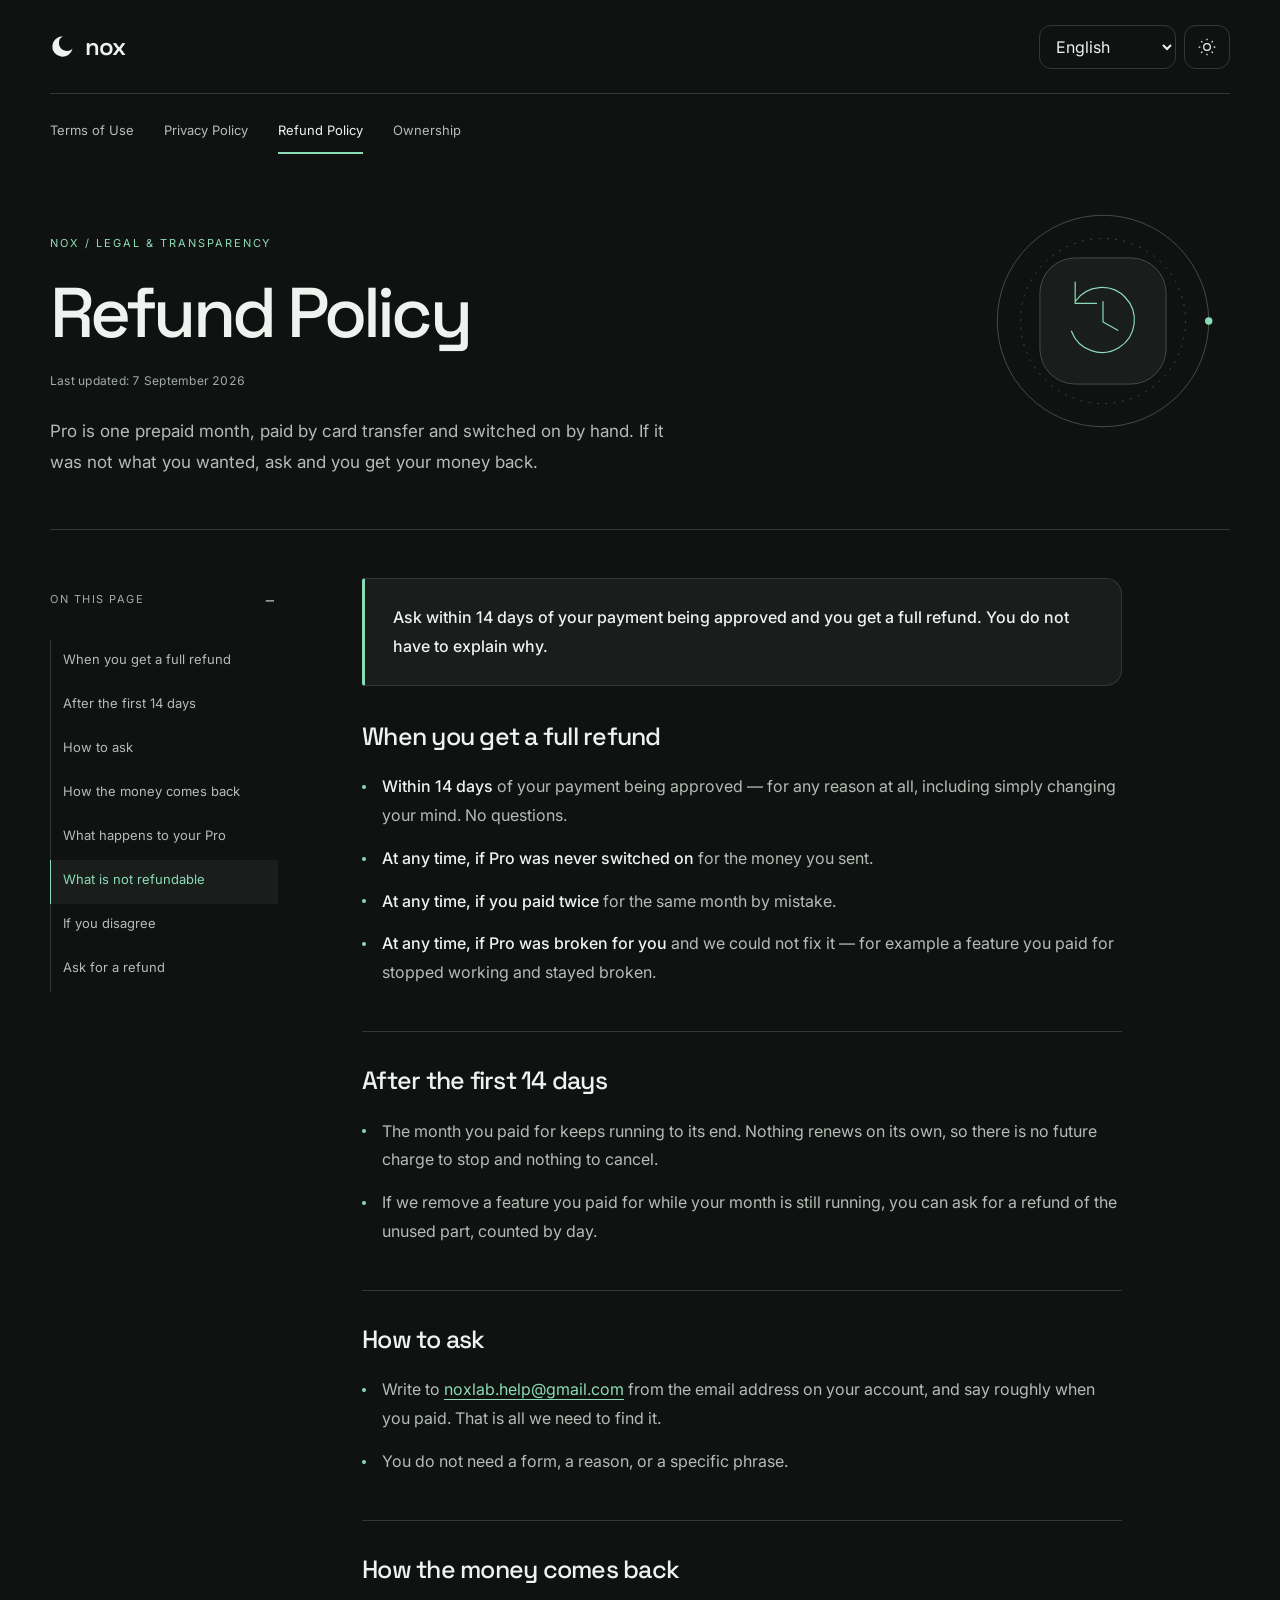
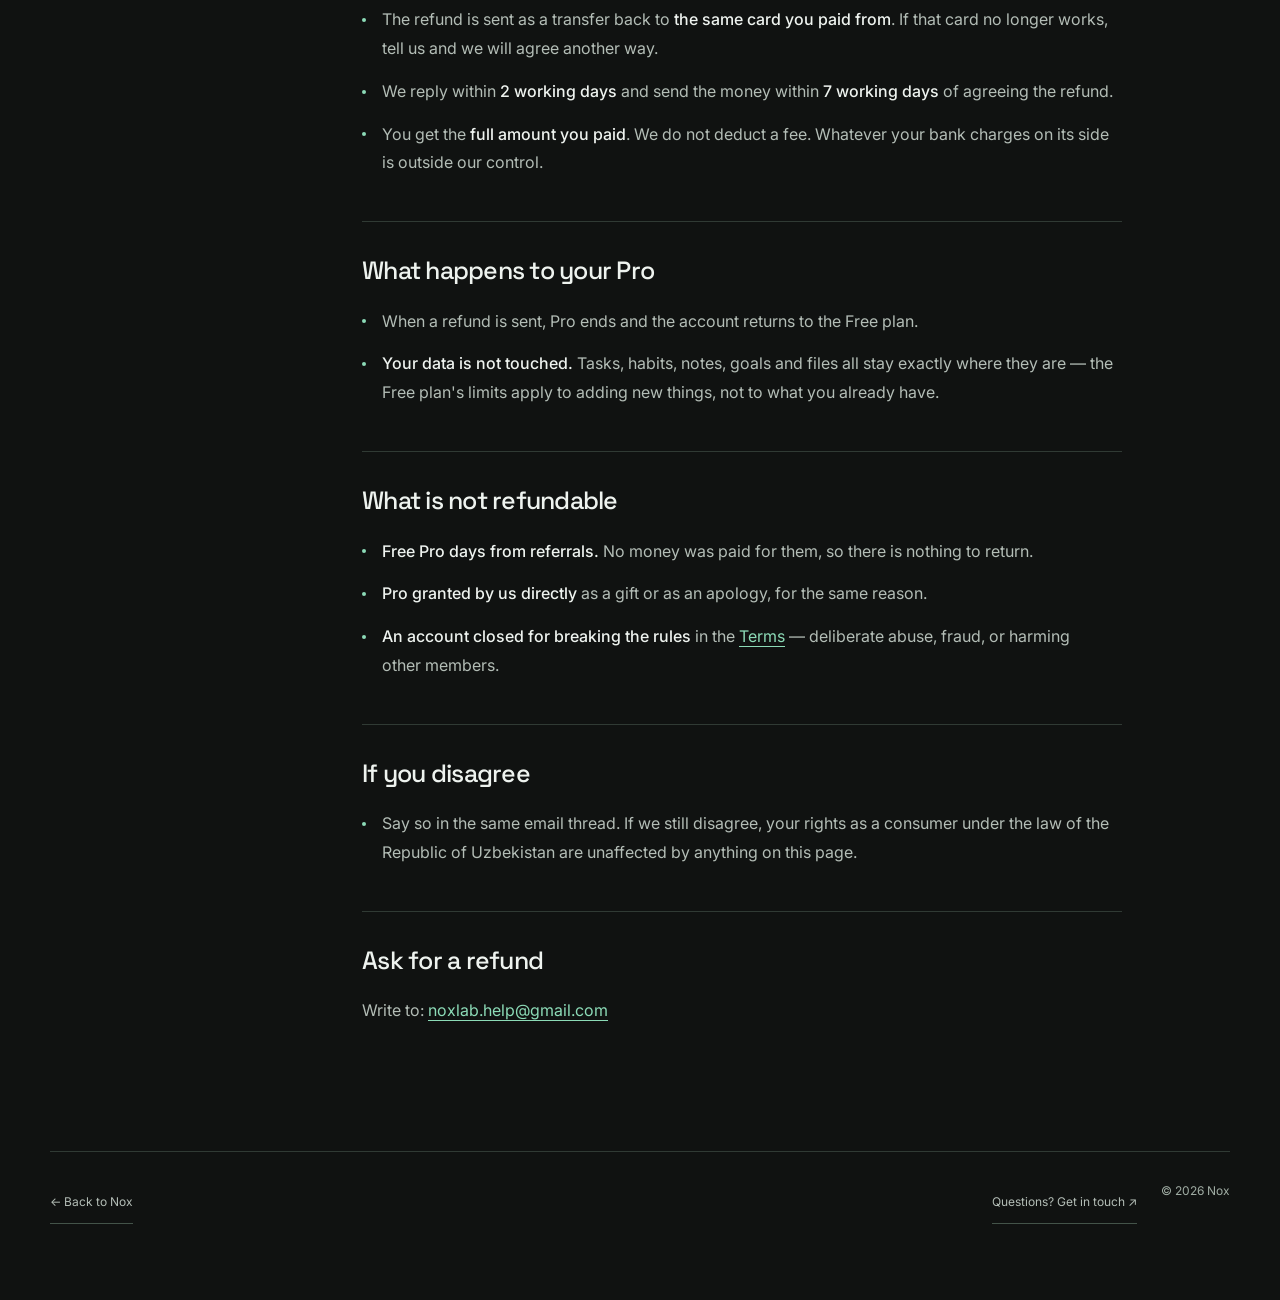
<file: Deployments/refund.html>
<!doctype html>
<html lang="en">
<head>
<meta charset="utf-8"/>
<meta name="viewport" content="width=device-width,initial-scale=1"/>
<title>Refunds — Nox</title>
<meta name="description" content="Ask within 14 days and you get your money back. How to ask, how long it takes, and the few things that are not refundable."/>
<meta name="author" content="Behruzbek Olimov"/>
<meta name="copyright" content="Copyright © 2026 Behruzbek Olimov. All rights reserved."/>
<link rel="canonical" href="https://noxlabapp.vercel.app/refund"/>
<link rel="icon" href="icon-192.png"/>
<link rel="apple-touch-icon" href="apple-touch-icon.png"/>
<link rel="preconnect" href="https://fonts.googleapis.com"><link rel="preconnect" href="https://fonts.gstatic.com" crossorigin>
<link href="https://fonts.googleapis.com/css2?family=Space+Grotesk:wght@400;500;700&family=Inter:wght@400;500&display=swap" rel="stylesheet">
<style>
:root{
  --bg:#0c0c0c;--s1:#141414;--s2:#1a1a1a;--bd:#232323;--bd2:#2c2c2c;
  --t1:#f0f0f0;--t2:#a8a8a8;--t-cap:#7d7d7d;--acc:#52D1A4;
}
html.light{
  --bg:#efe6d3;--s1:#f7f0e2;--s2:#f2e9d8;--bd:#ded2b8;--bd2:#d3c5a6;
  --t1:#231e13;--t2:#4a4234;--t-cap:#6e644e;--acc:#147150;
}
*{box-sizing:border-box;margin:0;padding:0;}
body{
  background:var(--bg);color:var(--t1);
  font-family:'Inter',system-ui,sans-serif;font-size:15px;line-height:1.72;
  -webkit-font-smoothing:antialiased;-moz-osx-font-smoothing:grayscale;
  padding:0 22px 90px;
}
.wrap{max-width:720px;margin:0 auto;}
nav{
  display:flex;align-items:center;justify-content:space-between;gap:14px;
  padding:22px 0;border-bottom:.5px solid var(--bd);flex-wrap:wrap;
}
.brand{display:flex;align-items:center;gap:9px;text-decoration:none;color:var(--t1);}
.brand span{font-family:'Space Grotesk',sans-serif;font-size:17px;font-weight:500;letter-spacing:-.01em;}
.ctrl{display:flex;gap:6px;align-items:center;}
.ctrl button{
  background:var(--s1);border:.5px solid var(--bd2);color:var(--t2);
  font-family:'Inter',sans-serif;font-size:11.5px;padding:6px 10px;border-radius:8px;cursor:pointer;
  transition:color .18s ease,border-color .18s ease,background-color .18s ease;
}
.ctrl button:hover{color:var(--t1);}
.ctrl button.on{color:var(--acc);border-color:var(--acc);}
header{padding:52px 0 30px;}
h1{font-family:'Space Grotesk',sans-serif;font-size:clamp(32px,6vw,46px);font-weight:700;line-height:1.05;letter-spacing:-.025em;text-wrap:balance;}
.upd{font-size:12px;color:var(--t-cap);margin-top:12px;font-variant-numeric:tabular-nums;}
.lede{font-size:16.5px;color:var(--t2);margin-top:18px;max-width:58ch;text-wrap:pretty;}
h2{
  font-family:'Space Grotesk',sans-serif;font-size:20px;font-weight:500;
  letter-spacing:-.012em;margin:42px 0 12px;text-wrap:balance;
}
p{margin-bottom:14px;color:var(--t2);text-wrap:pretty;}
p strong,li strong{color:var(--t1);font-weight:500;}
ul{margin:0 0 16px 0;padding-left:0;list-style:none;}
li{position:relative;padding-left:18px;margin-bottom:9px;color:var(--t2);text-wrap:pretty;}
li::before{content:"";position:absolute;left:2px;top:.72em;width:5px;height:5px;border-radius:50%;background:var(--bd2);}
.callout{
  background:var(--s1);border:.5px solid var(--bd2);border-left:2px solid var(--acc);
  border-radius:0 10px 10px 0;padding:16px 18px;margin:18px 0;
}
.callout p:last-child{margin-bottom:0;}
.todo{border-left-color:#e0a33a;}
a{color:var(--acc);}
footer{margin-top:56px;padding-top:22px;border-top:.5px solid var(--bd);font-size:12.5px;color:var(--t-cap);}
footer a{color:var(--t2);text-decoration:none;border-bottom:.5px solid var(--bd2);}
footer a:hover{color:var(--acc);border-bottom-color:var(--acc);}
a:focus-visible,button:focus-visible{outline:2px solid var(--acc);outline-offset:2px;}
@media (prefers-reduced-motion:reduce){*{transition:none!important;}}
</style>
<link rel="stylesheet" href="assets/legal.css">
</head>
<body>
<div class="wrap">
  <nav>
    <a class="brand" href="/">
      <svg width="20" height="20" viewBox="0 0 22 22" aria-hidden="true"><path d="M11.19 2A9 9 0 1 0 19.8 12.9 7 7 0 1 1 11.19 2Z" fill="var(--t1)"/></svg>
      <span>nox</span>
    </a>
    <div class="ctrl">
      <button id="l-en" onclick="setL('en')">EN</button>
      <button id="l-uz" onclick="setL('uz')">UZ</button>
      <button id="l-ru" onclick="setL('ru')">RU</button>
      <button id="thm" onclick="setT()" aria-label="Theme">☀︎</button>
    </div>
  </nav>
  <main id="doc"></main>
  <footer>
    <a href="/">&larr; <span id="back">back to Nox</span></a>
    &nbsp;·&nbsp; <a href="terms.html">Terms</a>
    &nbsp;·&nbsp; <a href="privacy.html">Privacy</a>
    &nbsp;·&nbsp; <a href="ownership.html">Ownership</a>
  </footer>
</div>

<script>
const CONTACT_EMAIL = "noxlab.help@gmail.com";
const REFUND_DAYS = 14;          // the promise made on this page and in the pay modal
const REFUND_WORKING_DAYS = 7;   // how long the transfer back may take

const DOC = {
en:{
  back:"back to Nox",
  title:"Refund Policy",
  upd:"Last updated: 7 September 2026",
  lede:"Pro is one prepaid month, paid by card transfer and switched on by hand. If it was not what you wanted, ask and you get your money back.",
  hero:"Ask within " + REFUND_DAYS + " days of your payment being approved and you get a full refund. You do not have to explain why.",
  s:[
    ["When you get a full refund",[
      "<strong>Within " + REFUND_DAYS + " days</strong> of your payment being approved — for any reason at all, including simply changing your mind. No questions.",
      "<strong>At any time, if Pro was never switched on</strong> for the money you sent.",
      "<strong>At any time, if you paid twice</strong> for the same month by mistake.",
      "<strong>At any time, if Pro was broken for you</strong> and we could not fix it — for example a feature you paid for stopped working and stayed broken."
    ]],
    ["After the first " + REFUND_DAYS + " days",[
      "The month you paid for keeps running to its end. Nothing renews on its own, so there is no future charge to stop and nothing to cancel.",
      "If we remove a feature you paid for while your month is still running, you can ask for a refund of the unused part, counted by day."
    ]],
    ["How to ask",[
      "Write to <span class='mail'></span> from the email address on your account, and say roughly when you paid. That is all we need to find it.",
      "You do not need a form, a reason, or a specific phrase."
    ]],
    ["How the money comes back",[
      "The refund is sent as a transfer back to <strong>the same card you paid from</strong>. If that card no longer works, tell us and we will agree another way.",
      "We reply within <strong>2 working days</strong> and send the money within <strong>" + REFUND_WORKING_DAYS + " working days</strong> of agreeing the refund.",
      "You get the <strong>full amount you paid</strong>. We do not deduct a fee. Whatever your bank charges on its side is outside our control."
    ]],
    ["What happens to your Pro",[
      "When a refund is sent, Pro ends and the account returns to the Free plan.",
      "<strong>Your data is not touched.</strong> Tasks, habits, notes, goals and files all stay exactly where they are — the Free plan's limits apply to adding new things, not to what you already have."
    ]],
    ["What is not refundable",[
      "<strong>Free Pro days from referrals.</strong> No money was paid for them, so there is nothing to return.",
      "<strong>Pro granted by us directly</strong> as a gift or as an apology, for the same reason.",
      "<strong>An account closed for breaking the rules</strong> in the <a href='terms.html'>Terms</a> — deliberate abuse, fraud, or harming other members."
    ]],
    ["If you disagree",[
      "Say so in the same email thread. If we still disagree, your rights as a consumer under the law of the Republic of Uzbekistan are unaffected by anything on this page."
    ]]
  ],
  contact_h:"Ask for a refund",
  contact_p:"Write to:"
},
uz:{
  back:"Nox'ga qaytish",
  title:"Pulni qaytarish siyosati",
  upd:"Oxirgi yangilanish: 2026-yil 7-sentabr",
  lede:"Pro — oldindan to'langan bir oy, karta o'tkazmasi bilan to'lanadi va qo'lda yoqiladi. Agar u siz kutgan narsa bo'lmasa, ayting — pulingiz qaytariladi.",
  hero:"To'lovingiz tasdiqlangandan keyin " + REFUND_DAYS + " kun ichida so'rasangiz, to'liq qaytariladi. Sababini tushuntirishingiz shart emas.",
  s:[
    ["Qachon to'liq qaytariladi",[
      "To'lov tasdiqlangandan keyin <strong>" + REFUND_DAYS + " kun ichida</strong> — istalgan sababga ko'ra, shunchaki fikringiz o'zgargan bo'lsa ham. Savolsiz.",
      "<strong>Istalgan payt, agar yuborgan pulingiz uchun Pro umuman yoqilmagan bo'lsa.</strong>",
      "<strong>Istalgan payt, agar bir oy uchun adashib ikki marta to'lagan bo'lsangiz.</strong>",
      "<strong>Istalgan payt, agar Pro siz uchun ishlamagan bo'lsa</strong> va biz tuzata olmagan bo'lsak — masalan, to'lagan imkoniyatingiz ishlamay qolib, shundayligicha qolgan bo'lsa."
    ]],
    ["Birinchi " + REFUND_DAYS + " kundan keyin",[
      "To'lagan oyingiz oxirigacha ishlayveradi. Hech narsa o'z-o'zidan uzaytirilmaydi, ya'ni to'xtatadigan kelgusi to'lov ham, bekor qiladigan narsa ham yo'q.",
      "Agar siz to'lagan imkoniyat oyingiz davomida olib tashlansa, ishlatilmagan qismi uchun kunlab hisoblab qaytarishni so'rashingiz mumkin."
    ]],
    ["Qanday so'raysiz",[
      "<span class='mail'></span> manziliga akkauntingizdagi pochtadan yozing va taxminan qachon to'laganingizni ayting. Topish uchun shuning o'zi yetarli.",
      "Hech qanday shakl, sabab yoki maxsus ibora kerak emas."
    ]],
    ["Pul qanday qaytadi",[
      "Pul <strong>siz to'lagan o'sha kartaga</strong> qaytarib o'tkaziladi. Agar o'sha karta ishlamay qolgan bo'lsa, ayting — boshqa yo'lini kelishamiz.",
      "<strong>2 ish kuni</strong> ichida javob beramiz va qaytarish kelishilgach <strong>" + REFUND_WORKING_DAYS + " ish kuni</strong> ichida pulni yuboramiz.",
      "<strong>To'lagan summangiz to'liq</strong> qaytadi. Biz hech qanday komissiya ushlab qolmaymiz. Bankingiz o'z tomonida oladigan haq bizga bog'liq emas."
    ]],
    ["Pro'ga nima bo'ladi",[
      "Pul qaytarilganda Pro tugaydi va akkaunt Bepul tarifga qaytadi.",
      "<strong>Ma'lumotlaringizga tegilmaydi.</strong> Vazifalar, odatlar, eslatmalar, maqsadlar va fayllar joyida qoladi — Bepul tarif chegaralari yangi narsa qo'shishga taalluqli, mavjudlariga emas."
    ]],
    ["Nima qaytarilmaydi",[
      "<strong>Taklif orqali olingan bepul Pro kunlari.</strong> Ular uchun pul to'lanmagan, demak qaytaradigan narsa ham yo'q.",
      "<strong>Biz sovg'a yoki uzr sifatida bergan Pro</strong> — xuddi shu sababga ko'ra.",
      "<strong>Qoidalarni buzgani uchun yopilgan akkaunt</strong> — <a href='terms.html'>Shartlar</a>dagi ataylab suiiste'mol, firibgarlik yoki boshqalarga zarar yetkazish holatlari."
    ]],
    ["Rozi bo'lmasangiz",[
      "Xuddi shu xat ichida ayting. Kelisha olmasak ham, O'zbekiston Respublikasi qonuni bergan iste'molchi huquqlaringiz bu sahifadagi hech narsa bilan cheklanmaydi."
    ]]
  ],
  contact_h:"Pulni qaytarishni so'rash",
  contact_p:"Yozing:"
},
ru:{
  back:"вернуться в Nox",
  title:"Политика возврата",
  upd:"Последнее обновление: 7 сентября 2026",
  lede:"Pro — это один предоплаченный месяц: оплата переводом на карту, включение вручную. Если это не то, чего вы хотели, — скажите, и деньги вернутся.",
  hero:"Попросите в течение " + REFUND_DAYS + " дней после подтверждения оплаты — и получите полный возврат. Объяснять причину не нужно.",
  s:[
    ["Когда возврат полный",[
      "<strong>В течение " + REFUND_DAYS + " дней</strong> после подтверждения оплаты — по любой причине, включая просто передумали. Без вопросов.",
      "<strong>В любой момент, если Pro так и не включили</strong> за отправленные вами деньги.",
      "<strong>В любой момент, если вы по ошибке оплатили дважды</strong> один и тот же месяц.",
      "<strong>В любой момент, если Pro у вас не работал</strong> и мы не смогли это починить — например, оплаченная функция перестала работать и осталась сломанной."
    ]],
    ["После первых " + REFUND_DAYS + " дней",[
      "Оплаченный месяц доходит до конца. Ничего не продлевается само, поэтому останавливать нечего и отменять нечего.",
      "Если оплаченную функцию удалят в течение вашего месяца, можно попросить возврат за неиспользованную часть, посчитанную по дням."
    ]],
    ["Как попросить",[
      "Напишите на <span class='mail'></span> с почты вашего аккаунта и укажите примерно, когда платили. Этого достаточно, чтобы найти платёж.",
      "Никакой формы, причины или особой формулировки не нужно."
    ]],
    ["Как возвращаются деньги",[
      "Возврат отправляется переводом <strong>на ту же карту, с которой вы платили</strong>. Если карта больше не работает — скажите, договоримся иначе.",
      "Мы отвечаем в течение <strong>2 рабочих дней</strong> и отправляем деньги в течение <strong>" + REFUND_WORKING_DAYS + " рабочих дней</strong> после согласования возврата.",
      "Вы получаете <strong>полную сумму</strong>. Мы не удерживаем комиссию. Что берёт ваш банк со своей стороны — вне нашего контроля."
    ]],
    ["Что будет с Pro",[
      "После отправки возврата Pro заканчивается и аккаунт возвращается на бесплатный тариф.",
      "<strong>Данные не трогаются.</strong> Задачи, привычки, заметки, цели и файлы остаются на месте — лимиты бесплатного тарифа касаются добавления нового, а не того, что уже есть."
    ]],
    ["Что не возвращается",[
      "<strong>Бесплатные дни Pro за приглашения.</strong> За них не платили — возвращать нечего.",
      "<strong>Pro, выданный нами напрямую</strong> в подарок или в качестве извинения — по той же причине.",
      "<strong>Аккаунт, закрытый за нарушение правил</strong> из <a href='terms.html'>Условий</a>: намеренные злоупотребления, мошенничество или вред другим участникам."
    ]],
    ["Если вы не согласны",[
      "Скажите об этом в той же переписке. Даже если мы не договоримся, ваши потребительские права по закону Республики Узбекистан ничем на этой странице не ограничиваются."
    ]]
  ],
  contact_h:"Попросить возврат",
  contact_p:"Пишите:"
}
};

let L = (localStorage.getItem("nox_lang") || "en");
if(!DOC[L]) L = "en";

function render(){
  const d = DOC[L];
  document.documentElement.lang = L;
  document.title = d.title + " — Nox";
  document.getElementById("back").textContent = d.back;
  ["en","uz","ru"].forEach(x => document.getElementById("l-"+x).classList.toggle("on", x === L));
  document.getElementById("doc").innerHTML =
    '<header><h1>' + d.title + '</h1><div class="upd">' + d.upd + '</div>'
    + '<p class="lede">' + d.lede + '</p></header>'
    + '<div class="callout"><p><strong>' + d.hero + '</strong></p></div>'
    + d.s.map(sec =>
        '<h2>' + sec[0] + '</h2><ul>' + sec[1].map(li => '<li>' + li + '</li>').join("") + '</ul>'
      ).join("")
    + '<h2>' + d.contact_h + '</h2><p>' + d.contact_p
    + ' <a href="mailto:' + CONTACT_EMAIL + '">' + CONTACT_EMAIL + '</a></p>';
  // the address appears mid-sentence in one bullet too; fill it after the HTML exists
  document.querySelectorAll("#doc .mail").forEach(el => {
    el.innerHTML = '<a href="mailto:' + CONTACT_EMAIL + '">' + CONTACT_EMAIL + '</a>';
  });
}
function setL(x){ L = x; try{ localStorage.setItem("nox_lang", x); }catch(e){} render(); }
function setT(){
  const light = document.documentElement.classList.toggle("light");
  document.body.classList.toggle("light", light);
  try{ localStorage.setItem("nox_theme", light ? "light" : "dark"); }catch(e){}
  document.getElementById("thm").textContent = light ? "☾" : "☀︎";
}
(function(){
  let saved = null;
  try{ saved = localStorage.getItem("nox_theme"); }catch(e){}
  if(saved === "light"){
    document.documentElement.classList.add("light");
    document.body.classList.add("light");
    document.getElementById("thm").textContent = "☾";
  }
  render();
})();
</script>


<script src="assets/legal.js"></script>
</body>
</html>
</file>
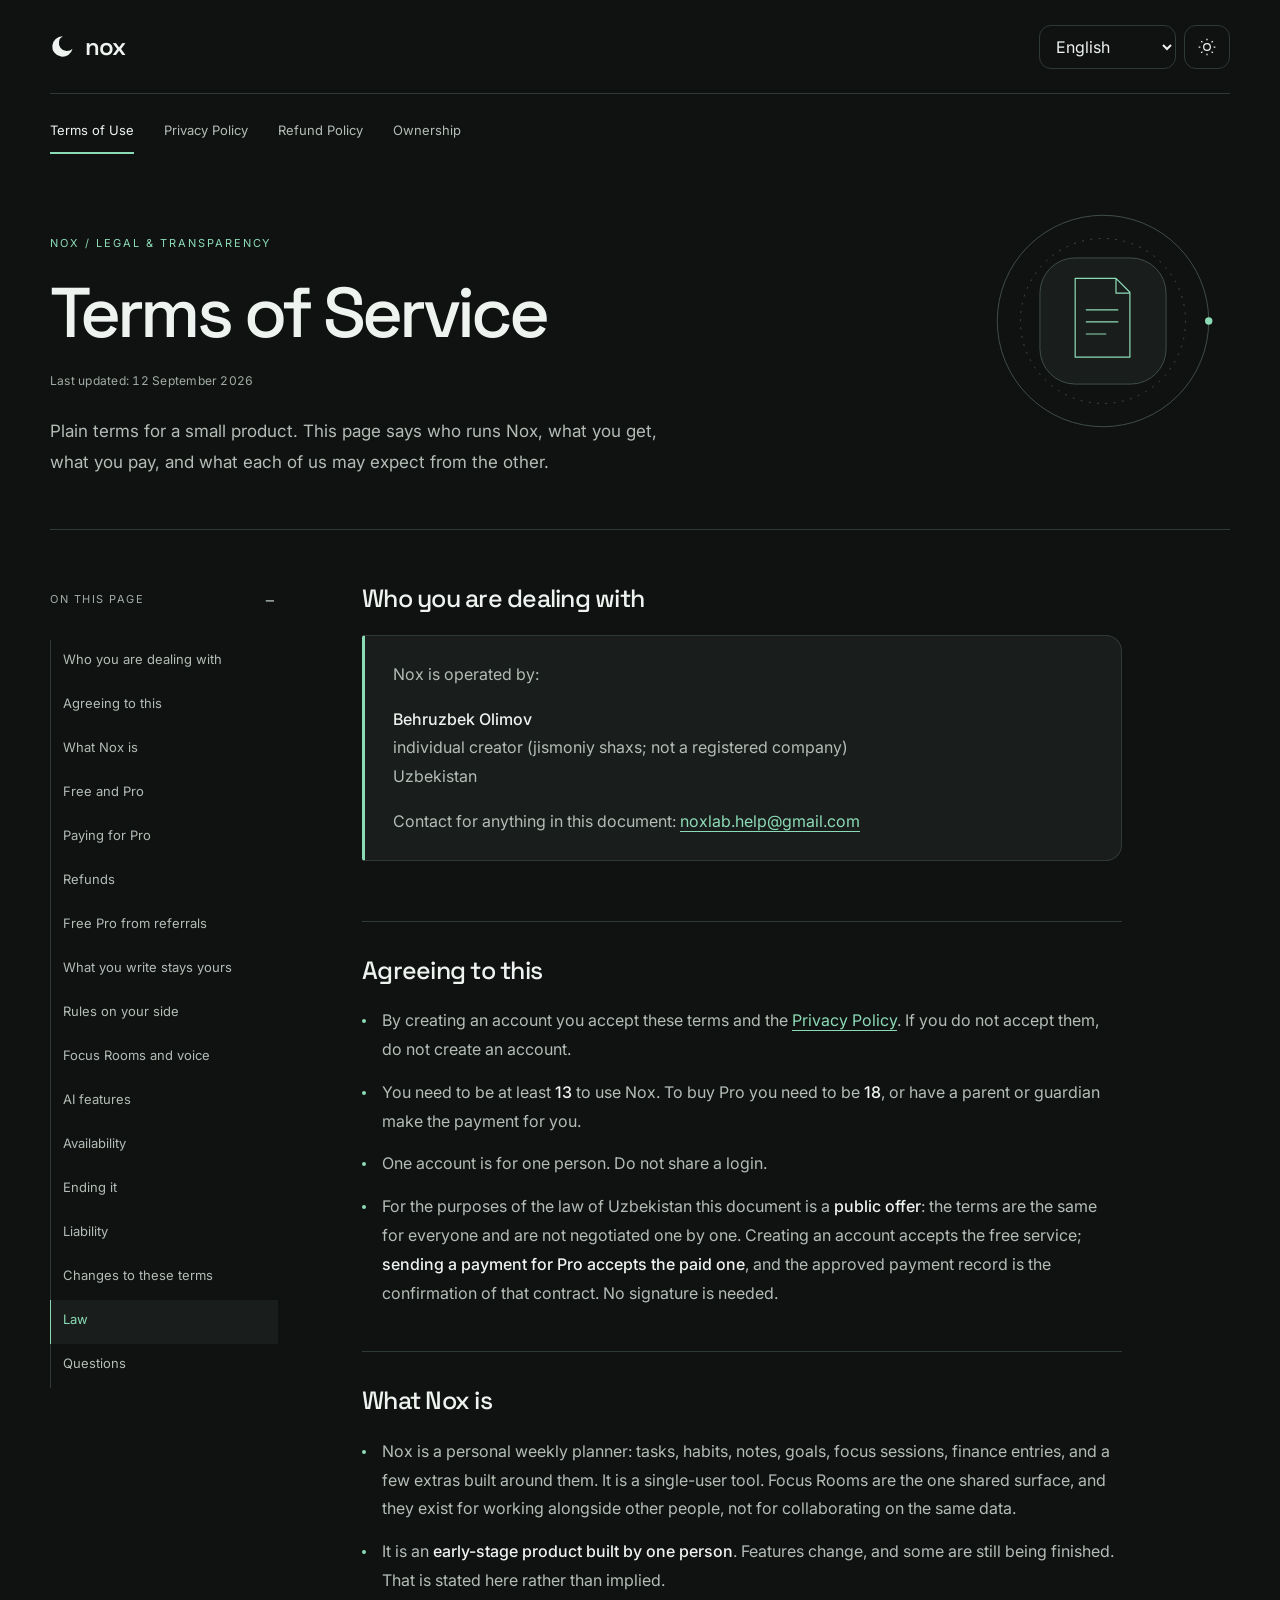
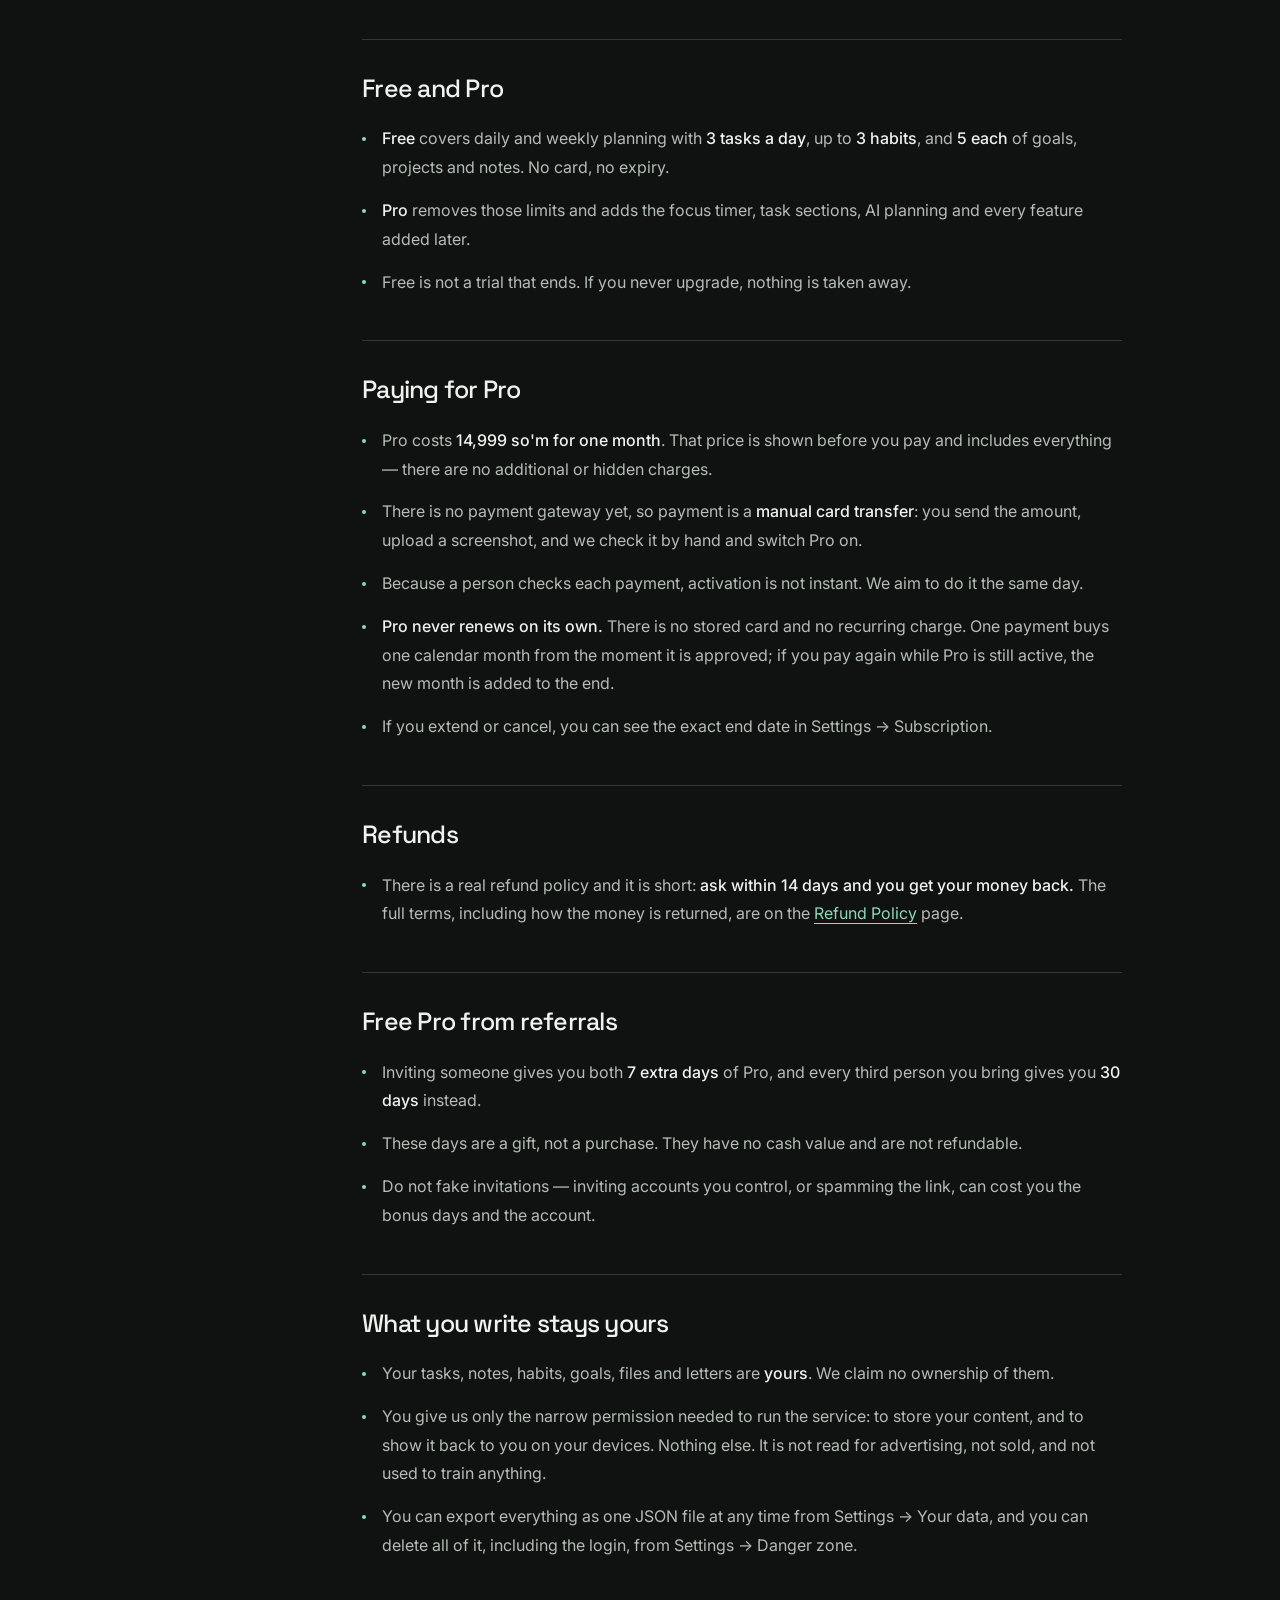
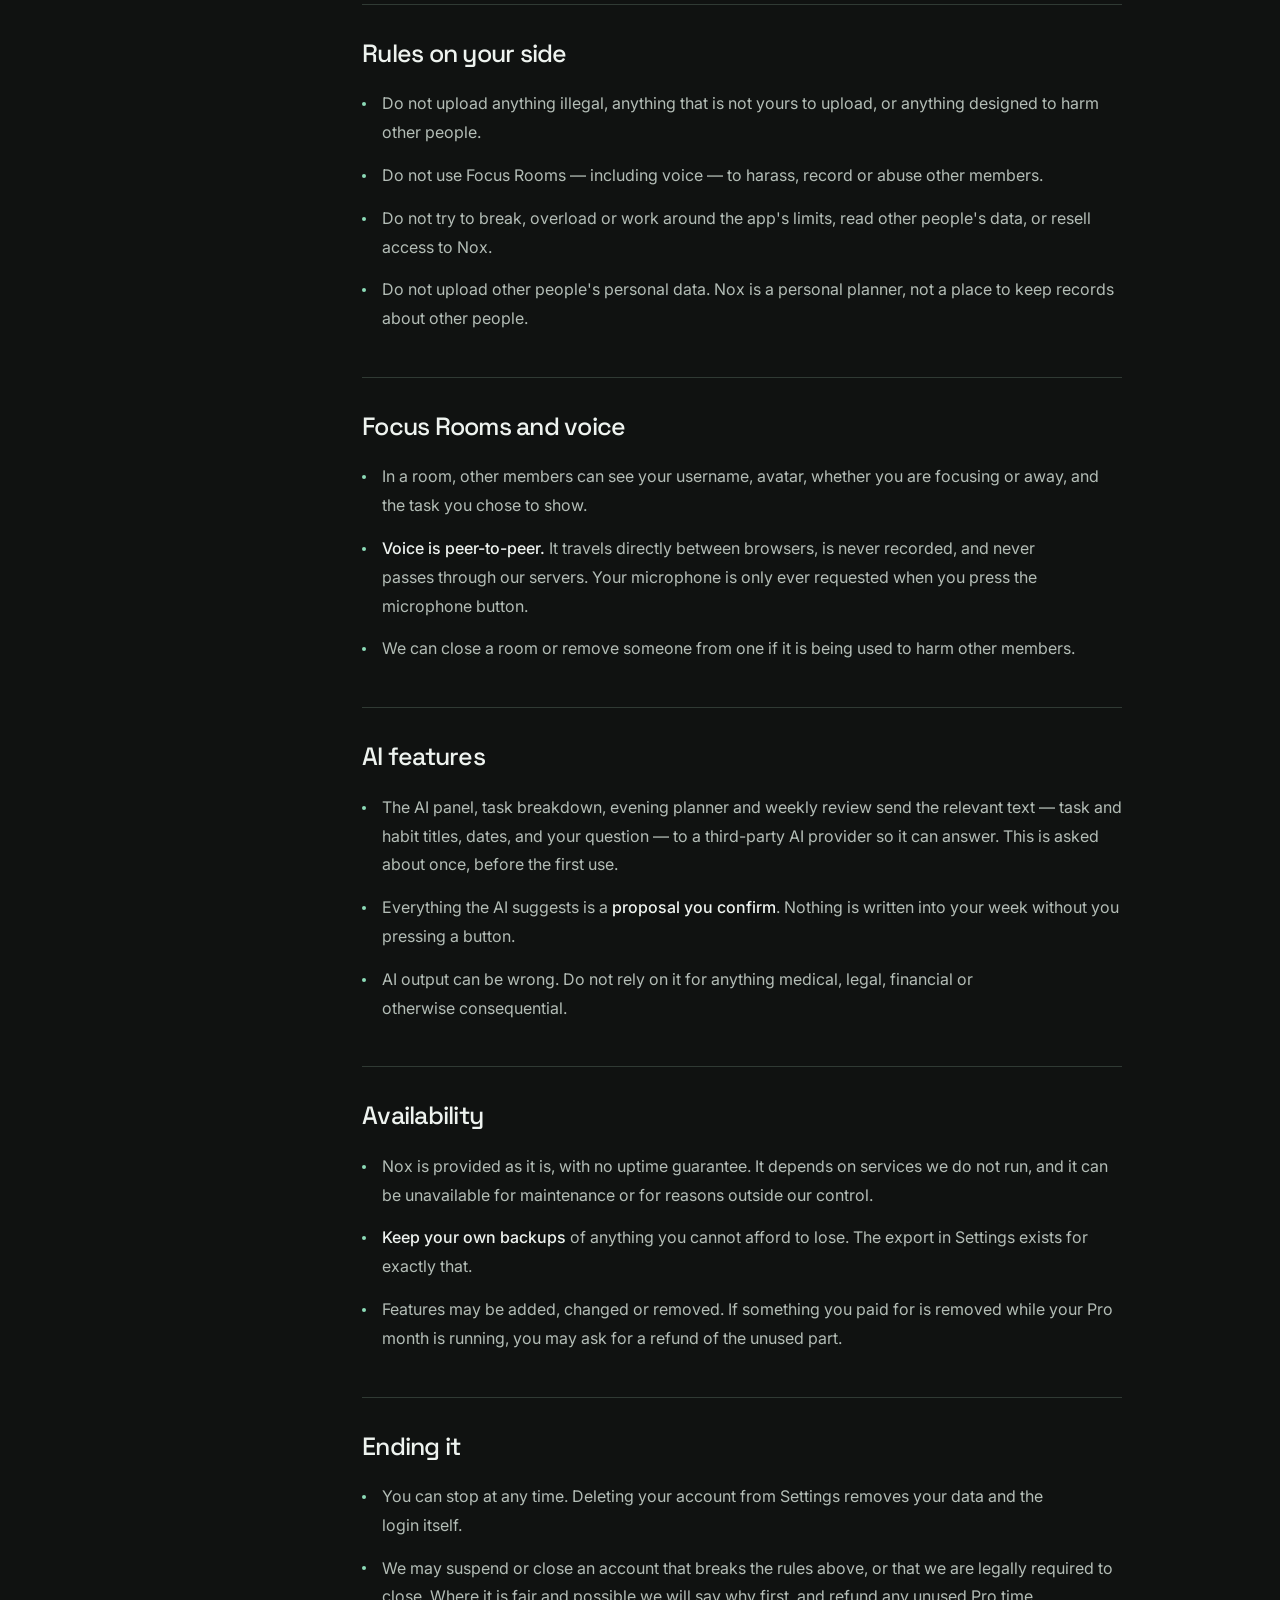
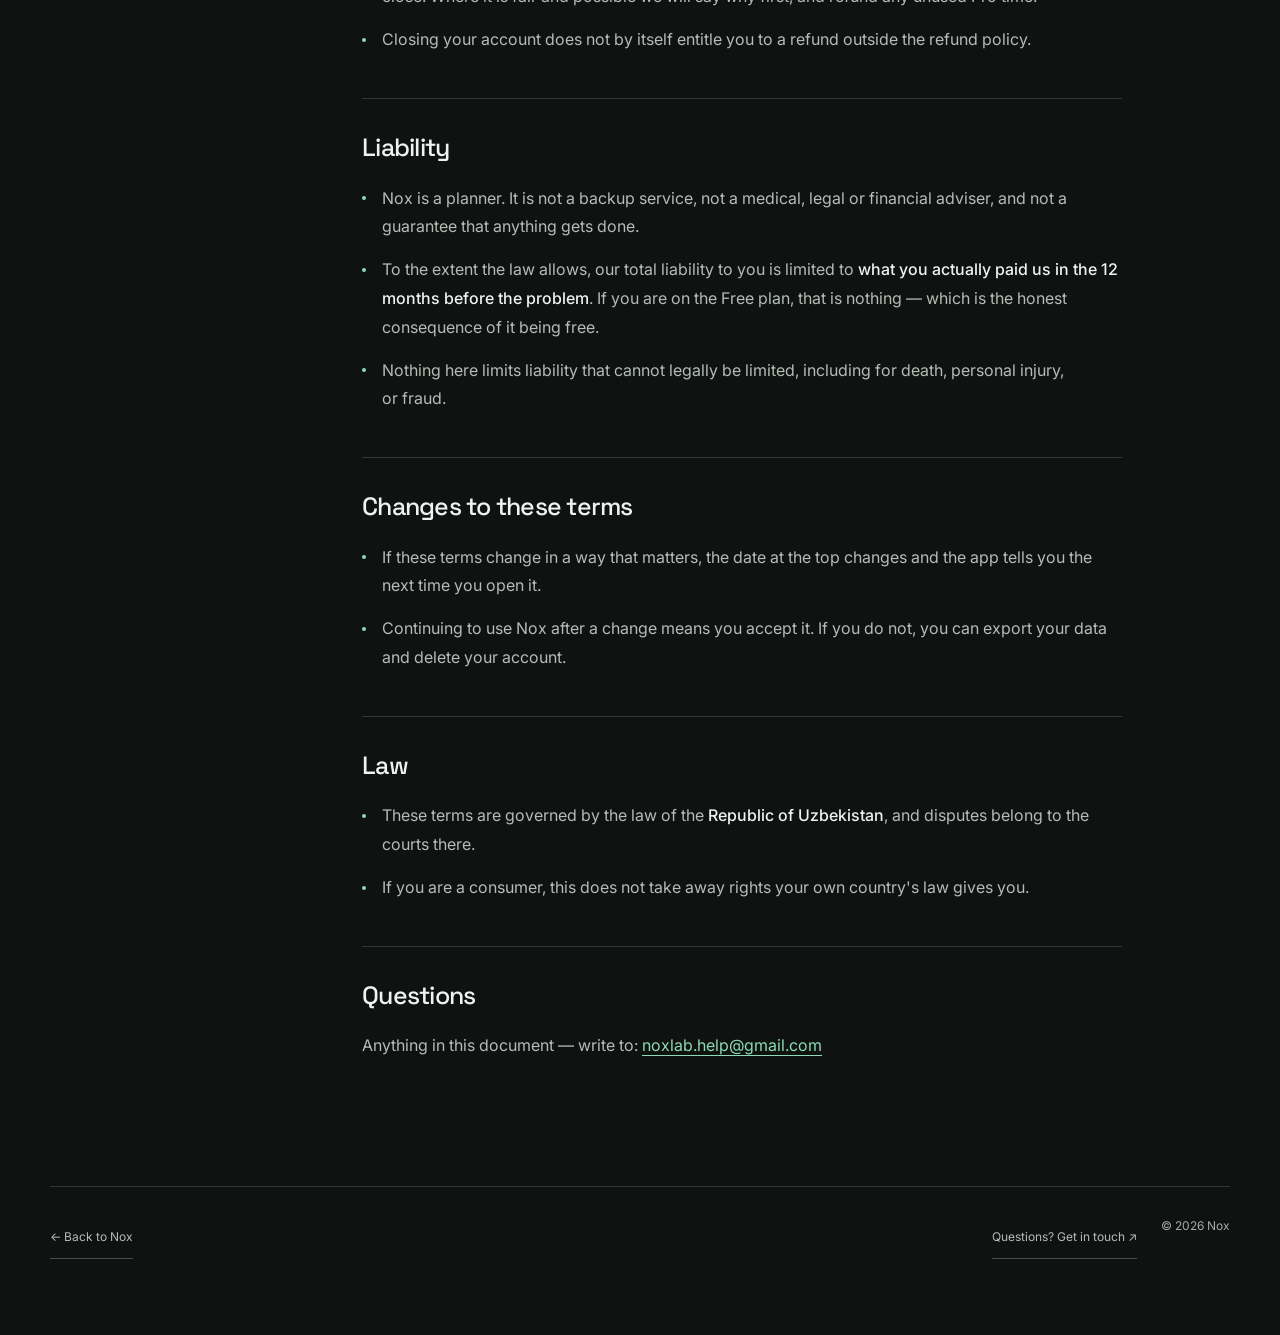
<file: Deployments/terms.html>
<!doctype html>
<html lang="en">
<head>
<meta charset="utf-8"/>
<meta name="viewport" content="width=device-width,initial-scale=1"/>
<title>Terms — Nox</title>
<meta name="description" content="What Nox is, what you get on Free and Pro, how payment works, and the rules on both sides."/>
<meta name="author" content="Behruzbek Olimov"/>
<meta name="copyright" content="Copyright © 2026 Behruzbek Olimov. All rights reserved."/>
<link rel="canonical" href="https://noxlabapp.vercel.app/terms"/>
<link rel="icon" href="icon-192.png"/>
<link rel="apple-touch-icon" href="apple-touch-icon.png"/>
<link rel="preconnect" href="https://fonts.googleapis.com"><link rel="preconnect" href="https://fonts.gstatic.com" crossorigin>
<link href="https://fonts.googleapis.com/css2?family=Space+Grotesk:wght@400;500;700&family=Inter:wght@400;500&display=swap" rel="stylesheet">
<style>
:root{
  --bg:#0c0c0c;--s1:#141414;--s2:#1a1a1a;--bd:#232323;--bd2:#2c2c2c;
  --t1:#f0f0f0;--t2:#a8a8a8;--t-cap:#7d7d7d;--acc:#52D1A4;
}
html.light{
  --bg:#efe6d3;--s1:#f7f0e2;--s2:#f2e9d8;--bd:#ded2b8;--bd2:#d3c5a6;
  --t1:#231e13;--t2:#4a4234;--t-cap:#6e644e;--acc:#147150;
}
*{box-sizing:border-box;margin:0;padding:0;}
body{
  background:var(--bg);color:var(--t1);
  font-family:'Inter',system-ui,sans-serif;font-size:15px;line-height:1.72;
  -webkit-font-smoothing:antialiased;-moz-osx-font-smoothing:grayscale;
  padding:0 22px 90px;
}
.wrap{max-width:720px;margin:0 auto;}
nav{
  display:flex;align-items:center;justify-content:space-between;gap:14px;
  padding:22px 0;border-bottom:.5px solid var(--bd);flex-wrap:wrap;
}
.brand{display:flex;align-items:center;gap:9px;text-decoration:none;color:var(--t1);}
.brand span{font-family:'Space Grotesk',sans-serif;font-size:17px;font-weight:500;letter-spacing:-.01em;}
.ctrl{display:flex;gap:6px;align-items:center;}
.ctrl button{
  background:var(--s1);border:.5px solid var(--bd2);color:var(--t2);
  font-family:'Inter',sans-serif;font-size:11.5px;padding:6px 10px;border-radius:8px;cursor:pointer;
  transition:color .18s ease,border-color .18s ease,background-color .18s ease;
}
.ctrl button:hover{color:var(--t1);}
.ctrl button.on{color:var(--acc);border-color:var(--acc);}
header{padding:52px 0 30px;}
h1{font-family:'Space Grotesk',sans-serif;font-size:clamp(32px,6vw,46px);font-weight:700;line-height:1.05;letter-spacing:-.025em;text-wrap:balance;}
.upd{font-size:12px;color:var(--t-cap);margin-top:12px;font-variant-numeric:tabular-nums;}
.lede{font-size:16.5px;color:var(--t2);margin-top:18px;max-width:58ch;text-wrap:pretty;}
h2{
  font-family:'Space Grotesk',sans-serif;font-size:20px;font-weight:500;
  letter-spacing:-.012em;margin:42px 0 12px;text-wrap:balance;
}
p{margin-bottom:14px;color:var(--t2);text-wrap:pretty;}
p strong,li strong{color:var(--t1);font-weight:500;}
ul{margin:0 0 16px 0;padding-left:0;list-style:none;}
li{position:relative;padding-left:18px;margin-bottom:9px;color:var(--t2);text-wrap:pretty;}
li::before{content:"";position:absolute;left:2px;top:.72em;width:5px;height:5px;border-radius:50%;background:var(--bd2);}
.callout{
  background:var(--s1);border:.5px solid var(--bd2);border-left:2px solid var(--acc);
  border-radius:0 10px 10px 0;padding:16px 18px;margin:18px 0;
}
.callout p:last-child{margin-bottom:0;}
.todo{border-left-color:#e0a33a;}
a{color:var(--acc);}
footer{margin-top:56px;padding-top:22px;border-top:.5px solid var(--bd);font-size:12.5px;color:var(--t-cap);}
footer a{color:var(--t2);text-decoration:none;border-bottom:.5px solid var(--bd2);}
footer a:hover{color:var(--acc);border-bottom-color:var(--acc);}
a:focus-visible,button:focus-visible{outline:2px solid var(--acc);outline-offset:2px;}
@media (prefers-reduced-motion:reduce){*{transition:none!important;}}
</style>
<link rel="stylesheet" href="assets/legal.css">
</head>
<body>
<div class="wrap">
  <nav>
    <a class="brand" href="/">
      <svg width="20" height="20" viewBox="0 0 22 22" aria-hidden="true"><path d="M11.19 2A9 9 0 1 0 19.8 12.9 7 7 0 1 1 11.19 2Z" fill="var(--t1)"/></svg>
      <span>nox</span>
    </a>
    <div class="ctrl">
      <button id="l-en" onclick="setL('en')">EN</button>
      <button id="l-uz" onclick="setL('uz')">UZ</button>
      <button id="l-ru" onclick="setL('ru')">RU</button>
      <button id="thm" onclick="setT()" aria-label="Theme">☀︎</button>
    </div>
  </nav>
  <main id="doc"></main>
  <footer>
    <a href="/">&larr; <span id="back">back to Nox</span></a>
    &nbsp;·&nbsp; <a href="privacy.html" id="f-priv">Privacy</a>
    &nbsp;·&nbsp; <a href="refund.html" id="f-ref">Refunds</a>
    &nbsp;·&nbsp; <a href="ownership.html">Ownership</a>
  </footer>
</div>

<script>
const CONTACT_EMAIL = "noxlab.help@gmail.com";

// ⚠️ FILL THESE IN BEFORE TAKING PAYMENTS.
// Terms are a contract, and a contract needs a named party. Leave any of these empty and the page
// prints a visible warning instead of quietly pretending the section is complete — the same
// deliberate behaviour CONTACT_EMAIL has on the privacy page.
const BIZ = {
  name:    "Behruzbek Olimov",
  status:  "individual creator (jismoniy shaxs; not a registered company)",
  regno:   "",   // certificate / registration number
  address: "Uzbekistan",
};
const BIZ_READY = !!(BIZ.name && BIZ.status);

const DOC = {
en:{
  back:"back to Nox",
  title:"Terms of Service",
  upd:"Last updated: 12 September 2026",
  lede:"Plain terms for a small product. This page says who runs Nox, what you get, what you pay, and what each of us may expect from the other.",
  biz_h:"Who you are dealing with",
  biz_todo:"⚠️ Business details are not filled in yet. Set BIZ in terms.html before taking payments — a contract needs a named party.",
  biz_p:"Nox is operated by:",
  biz_run:"Contact for anything in this document:",
  s:[
    ["Agreeing to this",[
      "By creating an account you accept these terms and the <a href='privacy.html'>Privacy Policy</a>. If you do not accept them, do not create an account.",
      "You need to be at least <strong>13</strong> to use Nox. To buy Pro you need to be <strong>18</strong>, or have a parent or guardian make the payment for you.",
      "One account is for one person. Do not share a login.",
      "For the purposes of the law of Uzbekistan this document is a <strong>public offer</strong>: the terms are the same for everyone and are not negotiated one by one. Creating an account accepts the free service; <strong>sending a payment for Pro accepts the paid one</strong>, and the approved payment record is the confirmation of that contract. No signature is needed."
    ]],
    ["What Nox is",[
      "Nox is a personal weekly planner: tasks, habits, notes, goals, focus sessions, finance entries, and a few extras built around them. It is a single-user tool. Focus Rooms are the one shared surface, and they exist for working alongside other people, not for collaborating on the same data.",
      "It is an <strong>early-stage product built by one person</strong>. Features change, and some are still being finished. That is stated here rather than implied."
    ]],
    ["Free and Pro",[
      "<strong>Free</strong> covers daily and weekly planning with <strong>3 tasks a day</strong>, up to <strong>3 habits</strong>, and <strong>5 each</strong> of goals, projects and notes. No card, no expiry.",
      "<strong>Pro</strong> removes those limits and adds the focus timer, task sections, AI planning and every feature added later.",
      "Free is not a trial that ends. If you never upgrade, nothing is taken away."
    ]],
    ["Paying for Pro",[
      "Pro costs <strong>14,999 so'm for one month</strong>. That price is shown before you pay and includes everything — there are no additional or hidden charges.",
      "There is no payment gateway yet, so payment is a <strong>manual card transfer</strong>: you send the amount, upload a screenshot, and we check it by hand and switch Pro on.",
      "Because a person checks each payment, activation is not instant. We aim to do it the same day.",
      "<strong>Pro never renews on its own.</strong> There is no stored card and no recurring charge. One payment buys one calendar month from the moment it is approved; if you pay again while Pro is still active, the new month is added to the end.",
      "If you extend or cancel, you can see the exact end date in Settings → Subscription."
    ]],
    ["Refunds",[
      "There is a real refund policy and it is short: <strong>ask within 14 days and you get your money back.</strong> The full terms, including how the money is returned, are on the <a href='refund.html'>Refund Policy</a> page."
    ]],
    ["Free Pro from referrals",[
      "Inviting someone gives you both <strong>7 extra days</strong> of Pro, and every third person you bring gives you <strong>30 days</strong> instead.",
      "These days are a gift, not a purchase. They have no cash value and are not refundable.",
      "Do not fake invitations — inviting accounts you control, or spamming the link, can cost you the bonus days and the account."
    ]],
    ["What you write stays yours",[
      "Your tasks, notes, habits, goals, files and letters are <strong>yours</strong>. We claim no ownership of them.",
      "You give us only the narrow permission needed to run the service: to store your content, and to show it back to you on your devices. Nothing else. It is not read for advertising, not sold, and not used to train anything.",
      "You can export everything as one JSON file at any time from Settings → Your data, and you can delete all of it, including the login, from Settings → Danger zone."
    ]],
    ["Rules on your side",[
      "Do not upload anything illegal, anything that is not yours to upload, or anything designed to harm other people.",
      "Do not use Focus Rooms — including voice — to harass, record or abuse other members.",
      "Do not try to break, overload or work around the app's limits, read other people's data, or resell access to Nox.",
      "Do not upload other people's personal data. Nox is a personal planner, not a place to keep records about other people."
    ]],
    ["Focus Rooms and voice",[
      "In a room, other members can see your username, avatar, whether you are focusing or away, and the task you chose to show.",
      "<strong>Voice is peer-to-peer.</strong> It travels directly between browsers, is never recorded, and never passes through our servers. Your microphone is only ever requested when you press the microphone button.",
      "We can close a room or remove someone from one if it is being used to harm other members."
    ]],
    ["AI features",[
      "The AI panel, task breakdown, evening planner and weekly review send the relevant text — task and habit titles, dates, and your question — to a third-party AI provider so it can answer. This is asked about once, before the first use.",
      "Everything the AI suggests is a <strong>proposal you confirm</strong>. Nothing is written into your week without you pressing a button.",
      "AI output can be wrong. Do not rely on it for anything medical, legal, financial or otherwise consequential."
    ]],
    ["Availability",[
      "Nox is provided as it is, with no uptime guarantee. It depends on services we do not run, and it can be unavailable for maintenance or for reasons outside our control.",
      "<strong>Keep your own backups</strong> of anything you cannot afford to lose. The export in Settings exists for exactly that.",
      "Features may be added, changed or removed. If something you paid for is removed while your Pro month is running, you may ask for a refund of the unused part."
    ]],
    ["Ending it",[
      "You can stop at any time. Deleting your account from Settings removes your data and the login itself.",
      "We may suspend or close an account that breaks the rules above, or that we are legally required to close. Where it is fair and possible we will say why first, and refund any unused Pro time.",
      "Closing your account does not by itself entitle you to a refund outside the refund policy."
    ]],
    ["Liability",[
      "Nox is a planner. It is not a backup service, not a medical, legal or financial adviser, and not a guarantee that anything gets done.",
      "To the extent the law allows, our total liability to you is limited to <strong>what you actually paid us in the 12 months before the problem</strong>. If you are on the Free plan, that is nothing — which is the honest consequence of it being free.",
      "Nothing here limits liability that cannot legally be limited, including for death, personal injury, or fraud."
    ]],
    ["Changes to these terms",[
      "If these terms change in a way that matters, the date at the top changes and the app tells you the next time you open it.",
      "Continuing to use Nox after a change means you accept it. If you do not, you can export your data and delete your account."
    ]],
    ["Law",[
      "These terms are governed by the law of the <strong>Republic of Uzbekistan</strong>, and disputes belong to the courts there.",
      "If you are a consumer, this does not take away rights your own country's law gives you."
    ]]
  ],
  contact_h:"Questions",
  contact_p:"Anything in this document — write to:"
},
uz:{
  back:"Nox'ga qaytish",
  title:"Foydalanish shartlari",
  upd:"Oxirgi yangilanish: 2026-yil 12-sentabr",
  lede:"Kichik mahsulot uchun oddiy shartlar. Bu sahifada Nox'ni kim yuritishi, siz nima olishingiz, nima to'lashingiz va bir-birimizdan nima kutishimiz yozilgan.",
  biz_h:"Kim bilan ish qilyapsiz",
  biz_todo:"⚠️ Biznes ma'lumotlari hali to'ldirilmagan. To'lov qabul qilishdan oldin terms.html ichidagi BIZ ni to'ldiring — shartnomada tomon nomi bo'lishi shart.",
  biz_p:"Nox'ni yuritadi:",
  biz_run:"Ushbu hujjat bo'yicha aloqa:",
  s:[
    ["Roziligingiz",[
      "Akkaunt yaratganingizda ushbu shartlarni va <a href='privacy.html'>Maxfiylik siyosatini</a> qabul qilasiz. Qabul qilmasangiz, akkaunt yaratmang.",
      "Nox'dan foydalanish uchun kamida <strong>13</strong> yoshda bo'lishingiz kerak. Pro sotib olish uchun <strong>18</strong> yosh, yoki to'lovni ota-onangiz/vasiyingiz amalga oshirishi kerak.",
      "Bitta akkaunt — bitta odam uchun. Loginni birov bilan bo'lishmang.",
      "O'zbekiston qonunchiligi ma'nosida ushbu hujjat <strong>ommaviy oferta</strong> hisoblanadi: shartlar hamma uchun bir xil va alohida kelishilmaydi. Akkaunt yaratish bepul xizmatni qabul qilishdir; <strong>Pro uchun to'lov yuborish esa pullik xizmatni qabul qilish (aksept)</strong>, tasdiqlangan to'lov yozuvi esa shu shartnomaning tasdig'i. Imzo talab qilinmaydi."
    ]],
    ["Nox nima",[
      "Nox — shaxsiy haftalik rejalashtiruvchi: vazifalar, odatlar, eslatmalar, maqsadlar, fokus seanslari, moliya yozuvlari va ular atrofidagi bir necha qo'shimcha. Bu bitta foydalanuvchi uchun mo'ljallangan vosita. Focus Rooms — yagona umumiy joy, u birga ishlash uchun, umumiy ma'lumotni tahrirlash uchun emas.",
      "Bu <strong>bir kishi tomonidan qilingan, erta bosqichdagi mahsulot</strong>. Imkoniyatlar o'zgaradi, ba'zilari hali tugallanmoqda. Buni yashirmay aytamiz."
    ]],
    ["Bepul va Pro",[
      "<strong>Bepul</strong> tarifda kunlik va haftalik reja, <strong>kuniga 3 ta vazifa</strong>, <strong>3 tagacha odat</strong> va <strong>5 tadan</strong> maqsad, loyiha va eslatma bor. Karta ham, muddat ham kerak emas.",
      "<strong>Pro</strong> bu chegaralarni olib tashlaydi hamda fokus taymer, bo'limlar, AI rejalashtirish va keyin qo'shiladigan barcha imkoniyatlarni beradi.",
      "Bepul tarif tugaydigan sinov muddati emas. Pro olmasangiz ham hech narsa tortib olinmaydi."
    ]],
    ["Pro uchun to'lov",[
      "Pro <strong>bir oy uchun 14 999 so'm</strong>. Bu narx to'lovdan oldin ko'rsatiladi va hammasini o'z ichiga oladi — qo'shimcha yoki yashirin to'lov yo'q.",
      "Hozircha to'lov shlyuzi yo'q, shuning uchun to'lov <strong>qo'lda karta o'tkazmasi</strong>: siz summani yuborasiz, skrinshot yuklaysiz, biz uni qo'lda tekshirib Pro'ni yoqamiz.",
      "Har bir to'lovni odam tekshirgani uchun faollashtirish bir zumda bo'lmaydi. Biz uni o'sha kunning o'zida qilishga harakat qilamiz.",
      "<strong>Pro hech qachon o'z-o'zidan uzaytirilmaydi.</strong> Saqlangan karta ham, takroriy to'lov ham yo'q. Bitta to'lov tasdiqlangan paytdan boshlab bir oy beradi; Pro amal qilib turganda yana to'lasangiz, yangi oy oxiriga qo'shiladi.",
      "Aniq tugash sanasini Sozlamalar → Obuna bo'limida ko'rasiz."
    ]],
    ["Pulni qaytarish",[
      "Haqiqiy qaytarish siyosati bor va u qisqa: <strong>14 kun ichida so'rasangiz, pulingiz qaytariladi.</strong> To'liq shartlar va pul qanday qaytarilishi <a href='refund.html'>Pulni qaytarish siyosati</a> sahifasida."
    ]],
    ["Taklif orqali bepul Pro",[
      "Kimnidir taklif qilsangiz, ikkalangiz ham <strong>7 kun</strong> qo'shimcha Pro olasiz, har uchinchi odam uchun esa <strong>30 kun</strong>.",
      "Bu kunlar sovg'a, sotib olingan narsa emas. Ularning pul qiymati yo'q va qaytarilmaydi.",
      "Soxta taklif qilmang — o'zingizga tegishli akkauntlarni taklif qilish yoki havolani spam qilish bonus kunlarni ham, akkauntni ham yo'qotishi mumkin."
    ]],
    ["Yozganlaringiz sizniki bo'lib qoladi",[
      "Vazifalar, eslatmalar, odatlar, maqsadlar, fayllar va xatlar — <strong>sizniki</strong>. Biz ularga egalik da'vo qilmaymiz.",
      "Bizga faqat xizmatni ishlatish uchun zarur bo'lgan tor ruxsatni berasiz: kontentingizni saqlash va uni qurilmalaringizda sizga qaytarib ko'rsatish. Boshqa hech narsa. U reklama uchun o'qilmaydi, sotilmaydi va hech narsani o'rgatish uchun ishlatilmaydi.",
      "Istalgan payt Sozlamalar → Ma'lumotlaringiz orqali hammasini bitta JSON faylda yuklab olasiz, Sozlamalar → Xavfli zona orqali esa login bilan birga butunlay o'chirasiz."
    ]],
    ["Sizning tomoningizdagi qoidalar",[
      "Noqonuniy narsa, sizga tegishli bo'lmagan narsa yoki boshqalarga zarar yetkazish uchun mo'ljallangan narsa yuklamang.",
      "Focus Rooms'ni — jumladan ovozni — boshqalarni bezovta qilish, yozib olish yoki haqorat qilish uchun ishlatmang.",
      "Ilovani buzishga, ortiqcha yuklashga, chegaralarni aylanib o'tishga, boshqalarning ma'lumotini o'qishga yoki Nox'ga kirishni qayta sotishga urinmang.",
      "Boshqa odamlarning shaxsiy ma'lumotini yuklamang. Nox — shaxsiy rejalashtiruvchi, birovlar haqida yozuv yuritadigan joy emas."
    ]],
    ["Focus Rooms va ovoz",[
      "Xonada boshqa a'zolar sizning username'ingiz, avataringiz, fokusdami yoki uzoqdaligingiz va ko'rsatishni tanlagan vazifangizni ko'radi.",
      "<strong>Ovoz peer-to-peer.</strong> U brauzerlar o'rtasida to'g'ridan-to'g'ri boradi, hech qachon yozib olinmaydi va serverlarimizdan o'tmaydi. Mikrofon faqat siz mikrofon tugmasini bosganingizda so'raladi.",
      "Agar xona boshqalarga zarar yetkazish uchun ishlatilayotgan bo'lsa, uni yopishimiz yoki a'zoni chiqarishimiz mumkin."
    ]],
    ["AI imkoniyatlari",[
      "AI paneli, vazifani parchalash, kechki rejalashtiruvchi va haftalik sharh tegishli matnni — vazifa va odat nomlari, sanalar hamda savolingizni — javob olish uchun uchinchi tomon AI provayderiga yuboradi. Bu haqda birinchi ishlatishdan oldin bir marta so'raladi.",
      "AI taklif qilgan hamma narsa — <strong>siz tasdiqlaydigan taklif</strong>. Siz tugma bosmaguningizcha haftangizga hech narsa yozilmaydi.",
      "AI javobi noto'g'ri bo'lishi mumkin. Tibbiy, huquqiy, moliyaviy yoki jiddiy oqibatli masalalarda unga tayanmang."
    ]],
    ["Ishlash kafolati",[
      "Nox qanday bo'lsa shundayligicha taqdim etiladi, uzluksiz ishlash kafolati yo'q. U biz yuritmaydigan xizmatlarga bog'liq va texnik ishlar yoki bizga bog'liq bo'lmagan sabablarga ko'ra ishlamay qolishi mumkin.",
      "<strong>Yo'qotib bo'lmaydigan narsalarning nusxasini o'zingiz saqlang.</strong> Sozlamalardagi eksport aynan shuning uchun bor.",
      "Imkoniyatlar qo'shilishi, o'zgarishi yoki olib tashlanishi mumkin. Agar siz to'lagan narsa Pro oyingiz davomida olib tashlansa, ishlatilmagan qismi uchun pul qaytarishni so'rashingiz mumkin."
    ]],
    ["Tugatish",[
      "Istalgan payt to'xtatishingiz mumkin. Sozlamalardan akkauntni o'chirish ma'lumotlaringizni va loginning o'zini olib tashlaydi.",
      "Yuqoridagi qoidalarni buzgan yoki qonun talab qilgan akkauntni to'xtatishimiz yoki yopishimiz mumkin. Adolatli va imkoni bo'lsa, avval sababini aytamiz va ishlatilmagan Pro vaqtini qaytaramiz.",
      "Akkauntni yopishning o'zi qaytarish siyosatidan tashqarida pul qaytarish huquqini bermaydi."
    ]],
    ["Javobgarlik",[
      "Nox — rejalashtiruvchi. U zaxira nusxa xizmati emas, tibbiy, huquqiy yoki moliyaviy maslahatchi emas va biror ish bajarilishining kafolati emas.",
      "Qonun ruxsat bergan darajada, oldingizdagi umumiy javobgarligimiz <strong>muammodan oldingi 12 oyda bizga to'lagan summangiz</strong> bilan cheklanadi. Bepul tarifda bo'lsangiz, bu nol — bu bepullikning halol oqibati.",
      "Bu yerda qonunan cheklab bo'lmaydigan javobgarlik cheklanmaydi: o'lim, shaxsga jismoniy zarar yoki firibgarlik."
    ]],
    ["Shartlarning o'zgarishi",[
      "Agar shartlar muhim tarzda o'zgarsa, yuqoridagi sana o'zgaradi va ilova buni keyingi ochganingizda aytadi.",
      "O'zgarishdan keyin Nox'dan foydalanishda davom etish — uni qabul qilish demak. Rozi bo'lmasangiz, ma'lumotlaringizni yuklab olib akkauntni o'chirishingiz mumkin."
    ]],
    ["Qonun",[
      "Ushbu shartlar <strong>O'zbekiston Respublikasi</strong> qonunchiligi bilan tartibga solinadi, nizolar esa o'sha yerdagi sudlarga tegishli.",
      "Agar siz iste'molchi bo'lsangiz, bu o'z davlatingiz qonuni bergan huquqlarni bekor qilmaydi."
    ]]
  ],
  contact_h:"Savollar",
  contact_p:"Ushbu hujjatdagi istalgan narsa bo'yicha yozing:"
},
ru:{
  back:"вернуться в Nox",
  title:"Условия использования",
  upd:"Последнее обновление: 12 сентября 2026",
  lede:"Простые условия для небольшого продукта. Здесь написано, кто ведёт Nox, что вы получаете, сколько платите и чего мы вправе ожидать друг от друга.",
  biz_h:"С кем вы имеете дело",
  biz_todo:"⚠️ Реквизиты ещё не заполнены. Заполните BIZ в terms.html до приёма платежей — у договора должна быть названная сторона.",
  biz_p:"Nox ведёт:",
  biz_run:"Контакт по этому документу:",
  s:[
    ["Согласие",[
      "Создавая аккаунт, вы принимаете эти условия и <a href='privacy.html'>Политику конфиденциальности</a>. Если вы их не принимаете — не создавайте аккаунт.",
      "Для использования Nox нужно быть не младше <strong>13</strong> лет. Для покупки Pro — <strong>18</strong>, либо оплату должен произвести родитель или опекун.",
      "Один аккаунт — один человек. Не передавайте логин.",
      "В смысле законодательства Узбекистана этот документ является <strong>публичной офертой</strong>: условия одинаковы для всех и не согласуются индивидуально. Создание аккаунта — акцепт бесплатной услуги; <strong>отправка платежа за Pro — акцепт платной</strong>, а подтверждённая запись о платеже — подтверждение этого договора. Подпись не требуется."
    ]],
    ["Что такое Nox",[
      "Nox — личный недельный планер: задачи, привычки, заметки, цели, сессии фокуса, финансовые записи и несколько дополнений вокруг них. Это инструмент для одного человека. Focus Rooms — единственная общая поверхность, и она для работы рядом с другими, а не для совместного редактирования данных.",
      "Это <strong>продукт ранней стадии, сделанный одним человеком</strong>. Функции меняются, часть ещё дорабатывается. Мы говорим это прямо."
    ]],
    ["Бесплатный тариф и Pro",[
      "<strong>Бесплатно</strong> — дневное и недельное планирование, <strong>3 задачи в день</strong>, до <strong>3 привычек</strong> и по <strong>5</strong> целей, проектов и заметок. Без карты и без срока.",
      "<strong>Pro</strong> снимает эти лимиты и добавляет таймер фокуса, разделы задач, AI-планирование и все функции, которые появятся позже.",
      "Бесплатный тариф — не пробный период. Если вы никогда не купите Pro, у вас ничего не отнимут."
    ]],
    ["Оплата Pro",[
      "Pro стоит <strong>14 999 сум за месяц</strong>. Цена показывается до оплаты и включает всё — никаких дополнительных или скрытых платежей.",
      "Платёжного шлюза пока нет, поэтому оплата — это <strong>ручной перевод на карту</strong>: вы отправляете сумму, загружаете скриншот, мы проверяем вручную и включаем Pro.",
      "Поскольку каждый платёж проверяет человек, активация не мгновенная. Мы стремимся сделать это в тот же день.",
      "<strong>Pro никогда не продлевается сам.</strong> Нет сохранённой карты и нет регулярного списания. Один платёж даёт один календарный месяц с момента подтверждения; если оплатить снова, пока Pro ещё действует, новый месяц добавится в конец.",
      "Точную дату окончания видно в Настройки → Подписка."
    ]],
    ["Возврат",[
      "Политика возврата существует и она короткая: <strong>попросите в течение 14 дней — и деньги вернутся.</strong> Полные условия и порядок возврата — на странице <a href='refund.html'>Политика возврата</a>."
    ]],
    ["Бесплатный Pro за приглашения",[
      "Приглашение даёт вам обоим <strong>7 дополнительных дней</strong> Pro, а каждый третий приглашённый — <strong>30 дней</strong>.",
      "Эти дни — подарок, а не покупка. У них нет денежной стоимости и они не возвращаются.",
      "Не подделывайте приглашения: аккаунты, которыми управляете вы сами, или спам ссылкой могут стоить и бонусных дней, и аккаунта."
    ]],
    ["Написанное вами остаётся вашим",[
      "Задачи, заметки, привычки, цели, файлы и письма — <strong>ваши</strong>. Мы не претендуем на них.",
      "Вы даёте нам лишь узкое разрешение, нужное для работы сервиса: хранить ваш контент и показывать его вам на ваших устройствах. Ничего больше. Он не читается для рекламы, не продаётся и не используется для обучения чего-либо.",
      "В любой момент можно выгрузить всё одним JSON-файлом в Настройки → Ваши данные и удалить всё вместе с логином в Настройки → Опасная зона."
    ]],
    ["Правила с вашей стороны",[
      "Не загружайте незаконное, чужое или предназначенное для причинения вреда другим.",
      "Не используйте Focus Rooms — включая голос — для травли, записи или оскорбления участников.",
      "Не пытайтесь сломать или перегрузить приложение, обойти лимиты, прочитать чужие данные или перепродать доступ к Nox.",
      "Не загружайте персональные данные других людей. Nox — личный планер, а не картотека о посторонних."
    ]],
    ["Focus Rooms и голос",[
      "В комнате другие участники видят ваш username, аватар, статус (фокус или отошёл) и задачу, которую вы решили показать.",
      "<strong>Голос — peer-to-peer.</strong> Он идёт напрямую между браузерами, никогда не записывается и не проходит через наши серверы. Микрофон запрашивается только по нажатию кнопки микрофона.",
      "Мы можем закрыть комнату или удалить участника, если она используется во вред другим."
    ]],
    ["AI-функции",[
      "AI-панель, разбор задачи, вечерний планировщик и недельные итоги отправляют соответствующий текст — названия задач и привычек, даты и ваш вопрос — стороннему AI-провайдеру, чтобы получить ответ. Об этом спрашивают один раз, перед первым использованием.",
      "Всё, что предлагает AI, — это <strong>предложение, которое подтверждаете вы</strong>. Без нажатия кнопки в вашу неделю ничего не записывается.",
      "Ответ AI может быть неверным. Не полагайтесь на него в медицинских, юридических, финансовых и других серьёзных вопросах."
    ]],
    ["Доступность",[
      "Nox предоставляется как есть, без гарантии бесперебойной работы. Он зависит от сервисов, которыми мы не управляем, и может быть недоступен из-за работ или причин вне нашего контроля.",
      "<strong>Держите собственные копии</strong> того, что нельзя потерять. Экспорт в настройках существует именно для этого.",
      "Функции могут добавляться, меняться и удаляться. Если то, за что вы заплатили, удалено в течение оплаченного месяца, вы можете попросить возврат за неиспользованную часть."
    ]],
    ["Прекращение",[
      "Вы можете уйти в любой момент. Удаление аккаунта в настройках убирает данные и сам логин.",
      "Мы можем приостановить или закрыть аккаунт, который нарушает правила выше или который мы обязаны закрыть по закону. Где это справедливо и возможно — сначала объясним причину и вернём неиспользованное время Pro.",
      "Само по себе закрытие аккаунта не даёт права на возврат вне политики возврата."
    ]],
    ["Ответственность",[
      "Nox — планер. Это не служба резервного копирования, не медицинский, юридический или финансовый советник и не гарантия того, что дела будут сделаны.",
      "В пределах, разрешённых законом, наша общая ответственность перед вами ограничена <strong>суммой, фактически уплаченной нам за 12 месяцев до проблемы</strong>. На бесплатном тарифе это ноль — честное следствие того, что он бесплатный.",
      "Здесь не ограничивается ответственность, которую нельзя ограничить по закону: смерть, вред здоровью, мошенничество."
    ]],
    ["Изменения условий",[
      "Если условия изменятся существенно, дата вверху изменится, и приложение сообщит об этом при следующем открытии.",
      "Продолжение использования после изменения означает согласие с ним. Если вы не согласны — выгрузите данные и удалите аккаунт."
    ]],
    ["Право",[
      "Эти условия регулируются правом <strong>Республики Узбекистан</strong>, споры относятся к её судам.",
      "Если вы потребитель, это не отменяет прав, которые даёт вам закон вашей страны."
    ]]
  ],
  contact_h:"Вопросы",
  contact_p:"По любому пункту этого документа пишите:"
}
};

let L = (localStorage.getItem("nox_lang") || "en");
if(!DOC[L]) L = "en";

function render(){
  const d = DOC[L];
  document.documentElement.lang = L;
  document.title = d.title + " — Nox";
  document.getElementById("back").textContent = d.back;
  ["en","uz","ru"].forEach(x => document.getElementById("l-"+x).classList.toggle("on", x === L));
  const biz = BIZ_READY
    ? '<div class="callout"><p>' + d.biz_p + '</p><p><strong>' + BIZ.name + '</strong><br>'
      + BIZ.status + (BIZ.regno ? '<br>' + BIZ.regno : '') + (BIZ.address ? '<br>' + BIZ.address : '')
      + '</p><p>' + d.biz_run + ' <a href="mailto:' + CONTACT_EMAIL + '">' + CONTACT_EMAIL + '</a></p></div>'
    : '<div class="callout todo"><p>' + d.biz_todo + '</p></div>';
  document.getElementById("doc").innerHTML =
    '<header><h1>' + d.title + '</h1><div class="upd">' + d.upd + '</div>'
    + '<p class="lede">' + d.lede + '</p></header>'
    + '<h2>' + d.biz_h + '</h2>' + biz
    + d.s.map(sec =>
        '<h2>' + sec[0] + '</h2><ul>' + sec[1].map(li => '<li>' + li + '</li>').join("") + '</ul>'
      ).join("")
    + '<h2>' + d.contact_h + '</h2><p>' + d.contact_p
    + ' <a href="mailto:' + CONTACT_EMAIL + '">' + CONTACT_EMAIL + '</a></p>';
}
function setL(x){ L = x; try{ localStorage.setItem("nox_lang", x); }catch(e){} render(); }
function setT(){
  const light = document.documentElement.classList.toggle("light");
  document.body.classList.toggle("light", light);
  try{ localStorage.setItem("nox_theme", light ? "light" : "dark"); }catch(e){}
  document.getElementById("thm").textContent = light ? "☾" : "☀︎";
}
(function(){
  let saved = null;
  try{ saved = localStorage.getItem("nox_theme"); }catch(e){}
  if(saved === "light"){
    document.documentElement.classList.add("light");
    document.body.classList.add("light");
    document.getElementById("thm").textContent = "☾";
  }
  render();
})();
</script>


<script src="assets/legal.js"></script>
</body>
</html>
</file>
<file: Deployments/assets/legal.css>
:root{color-scheme:dark;--bg:#101211;--s1:#191d1b;--s2:#202723;--bd:#303a34;--bd2:#435349;--t1:#eef3ef;--t2:#b3bdb6;--t-cap:#a0ada4;--acc:#8cdbb7;--text:var(--t1);--muted:var(--t2);--line:var(--bd);--card:var(--s1)}
html.light{color-scheme:light;--bg:#f5f7f4;--s1:#fff;--s2:#e8eee9;--bd:#d5dfd7;--bd2:#a9b9ae;--t1:#18251d;--t2:#47594d;--t-cap:#53665a;--acc:#246c4d}
*{box-sizing:border-box}html{scroll-behavior:smooth;scroll-padding-top:30px}body{margin:0;padding:0 32px 48px;background:var(--bg);color:var(--t1);font:16px/1.8 Inter,system-ui,sans-serif;-webkit-font-smoothing:antialiased}.wrap{max-width:1180px;margin:auto}a{color:var(--acc);text-underline-offset:4px;overflow-wrap:anywhere}button,select{font:inherit}a,button,summary,select{touch-action:manipulation}a:focus-visible,button:focus-visible,summary:focus-visible,select:focus-visible{outline:2px solid var(--acc);outline-offset:5px}::selection{background:var(--acc);color:var(--bg)}
.legal-top{min-height:94px;display:flex;align-items:center;justify-content:space-between;gap:16px;border-bottom:1px solid var(--bd);padding:16px 0}.brand{display:inline-flex;align-items:center;gap:10px;text-decoration:none;color:var(--t1)}.brand span{font:600 24px/1 'Space Grotesk',system-ui,sans-serif;letter-spacing:-1px}.brand svg{width:25px;height:25px}.ctrl{display:flex;gap:8px;align-items:center}.ctrl button,.ctrl select{height:44px;min-width:44px;border:1px solid var(--bd);border-radius:12px;background:transparent;color:var(--t1);padding:0 12px;cursor:pointer}.ctrl select{padding-right:24px}.ctrl button:hover,.ctrl select:hover{background:var(--s2);border-color:var(--bd2)}.ctrl button:active{transform:scale(.96)}#thm{display:grid;place-items:center}#thm svg{width:20px;height:20px}
.legal-nav{display:flex;flex-wrap:wrap;justify-content:flex-start;gap:8px 30px;padding:16px 0;border:0}.legal-nav a{display:inline-flex;align-items:center;min-height:44px;font-size:13px;text-decoration:none;color:var(--t2);border-bottom:2px solid transparent}.legal-nav a[aria-current=page]{color:var(--t1);border-bottom-color:var(--acc)}.legal-nav a:hover{color:var(--acc)}
#doc{width:100%;margin:0;padding:0}.legal-hero{position:relative;padding:64px 310px 52px 0;border-bottom:1px solid var(--bd);min-height:300px}.legal-kicker{display:block;color:var(--acc);font-size:11px;letter-spacing:.18em;text-transform:uppercase;margin-bottom:22px}.legal-hero h1{font:500 clamp(44px,5.5vw,76px)/1.06 'Space Grotesk',system-ui,sans-serif;letter-spacing:-.055em;margin:0;max-width:800px;text-wrap:balance}.legal-hero .lede{font-size:17px;line-height:1.8;color:var(--t2);max-width:57ch;margin:24px 0 0}.legal-hero .upd{color:var(--t-cap);font-size:12px;letter-spacing:.02em;margin:20px 0 0}.legal-art{position:absolute;right:12px;top:36px;width:230px;height:230px;color:var(--acc)}.legal-art .orbit{stroke:var(--bd2)}.legal-art .symbol{stroke:currentColor;stroke-width:1.3;stroke-linecap:round;stroke-linejoin:round}.legal-art .plate{fill:var(--s1);stroke:var(--bd2)}
.legal-layout{display:grid;grid-template-columns:240px minmax(0,1fr);gap:72px;padding-top:48px}.legal-toc{position:sticky;top:28px;align-self:start;max-height:calc(100vh - 56px);overflow:auto;padding-right:12px}.legal-toc summary{font-size:11px;letter-spacing:.14em;text-transform:uppercase;color:var(--t-cap);margin-bottom:18px;cursor:pointer;min-height:44px;display:flex;align-items:center;gap:8px}.legal-toc summary::after{content:'−';margin-left:auto;font-size:18px}.legal-toc:not([open]) summary::after{content:'+'}.legal-toc a{display:block;padding:9px 12px;border-left:1px solid var(--bd);font-size:13px;line-height:1.55;color:var(--t2);text-decoration:none;min-height:44px}.legal-toc a:hover,.legal-toc a[aria-current=location]{color:var(--acc);border-left-color:var(--acc);background:var(--s1)}.legal-copy{min-width:0;max-width:760px}.legal-section{padding:4px 0 30px;margin-bottom:28px;border-bottom:1px solid var(--bd);scroll-margin-top:30px}.legal-section:last-child{border-bottom:0}.legal-section h2{font:500 25px/1.3 'Space Grotesk',system-ui,sans-serif;letter-spacing:-.03em;margin:0 0 20px;color:var(--t1)}p{margin:0 0 16px;color:var(--t2)}ul{list-style:none;padding:0;margin:0}li{position:relative;padding-left:20px;margin:0 0 14px;color:var(--t2)}li::before{content:'';position:absolute;left:0;top:.8em;width:4px;height:4px;border-radius:50%;background:var(--acc)}strong{color:var(--t1);font-weight:600}.callout,.note{margin:0 0 30px;padding:24px 28px;background:var(--s1);border:1px solid var(--bd);border-left:3px solid var(--acc);border-radius:3px 16px 16px 3px;color:var(--t2)}.callout p:last-child{margin:0}
.card{margin:0 0 28px;padding:8px 28px;border:1px solid var(--bd);border-radius:20px;background:var(--s1);box-shadow:none}.row{display:grid;grid-template-columns:155px minmax(0,1fr);gap:24px;padding:22px 0;border-bottom:1px solid var(--bd)}.row:last-child{border:0}.label{font-size:12px;color:var(--t-cap)}.value{font-size:15px;line-height:1.7;color:var(--t1)}.verified{color:var(--acc);display:inline-flex;align-items:center;gap:10px}.dot{width:6px;height:6px;flex-shrink:0;background:var(--acc);border-radius:50%;box-shadow:none}.stamp{font-size:12px;color:var(--t-cap);margin-top:32px}.legal-footer{display:flex;flex-wrap:wrap;align-items:center;justify-content:space-between;gap:20px;padding:28px 0;margin-top:52px;border-top:1px solid var(--bd);font-size:12px;color:var(--t-cap)}.legal-footer a{text-decoration:none;min-height:44px;display:inline-flex;align-items:center}.legal-footer .footer-links{display:flex;gap:24px;flex-wrap:wrap}.skip-link{position:absolute;top:-100px;left:20px;z-index:5;background:var(--s1);padding:10px 20px}.skip-link:focus{top:10px}
@media(prefers-reduced-motion:no-preference){
  a,button,select{transition:color .18s,background-color .18s,border-color .18s,transform .18s}
  .legal-art[data-arrival="terms"] .symbol path,
  .legal-art[data-arrival="privacy"] .symbol>path:first-child{animation:nx-doc-line 1.25s cubic-bezier(.34,.08,.24,1) backwards}
  .legal-art[data-arrival="privacy"] .symbol rect{animation:nx-doc-latch .78s .24s ease-out backwards}
  .legal-art[data-arrival="refund"] .symbol{transform-origin:124px 124px;animation:nx-doc-return 1.1s cubic-bezier(.34,.08,.24,1) backwards}
  .legal-art[data-arrival="ownership"] .symbol path:last-child{transform-box:fill-box;transform-origin:center;animation:nx-doc-star 1s cubic-bezier(.34,.08,.24,1) backwards}
}
@keyframes nx-doc-line{from{stroke-dasharray:1 1;stroke-dashoffset:1}to{stroke-dasharray:1 1;stroke-dashoffset:0}}
@keyframes nx-doc-latch{from{opacity:.35;transform:translateY(-3px)}}
@keyframes nx-doc-return{from{opacity:.4;transform:rotate(-18deg)}}
@keyframes nx-doc-star{from{opacity:0;transform:rotate(-32deg)}}

@media(max-width:850px){.legal-layout{grid-template-columns:190px minmax(0,1fr);gap:32px}.legal-hero{padding-right:220px}.legal-art{width:180px;height:180px;right:0;top:64px}}
@media(max-width:620px){body{padding:0 20px 24px}.legal-top{min-height:78px}.legal-nav{gap:4px 20px;padding:12px 0}.legal-nav a{font-size:12px}.legal-hero{padding:30px 0 32px;min-height:0}.legal-hero h1{font-size:44px;max-width:95%}.legal-kicker{margin-bottom:18px;padding-right:55px}.legal-art{width:52px;height:52px;top:14px;right:0}.legal-art .orbit,.legal-art .orbit-dot{display:none}.legal-hero .lede{font-size:16px}.legal-layout{display:block;padding-top:24px}.legal-toc{position:static;max-height:none;margin-bottom:30px;padding:0 16px;background:var(--s1);border:1px solid var(--bd);border-radius:12px}.legal-toc summary{margin:0;min-height:56px}.legal-toc[open]{padding-bottom:16px}.legal-section h2{font-size:23px}.card{padding:8px 20px}.row{grid-template-columns:1fr;gap:6px;padding:18px 0}.callout,.note{padding:20px}.legal-footer{margin-top:24px}.legal-footer .footer-links{gap:16px}}
@media(prefers-reduced-motion:reduce){html{scroll-behavior:auto}*,*::before,*::after{animation:none!important;transition:none!important}}
h1,h2,.value{overflow-wrap:anywhere} [hidden]{display:none!important}
@media print{body{background:white;color:black;padding:0}.legal-top,.legal-nav,.legal-art,.legal-toc,.legal-footer,.skip-link{display:none}.legal-layout{display:block}.legal-hero{padding:0 0 24px;min-height:0}.legal-copy{max-width:none}p,li,.value,.label,.lede,.upd,.stamp,strong,h1,h2,a{color:black!important}.legal-section{break-inside:avoid}.card,.callout,.note{background:none;border-color:#bbb}}
</file>
